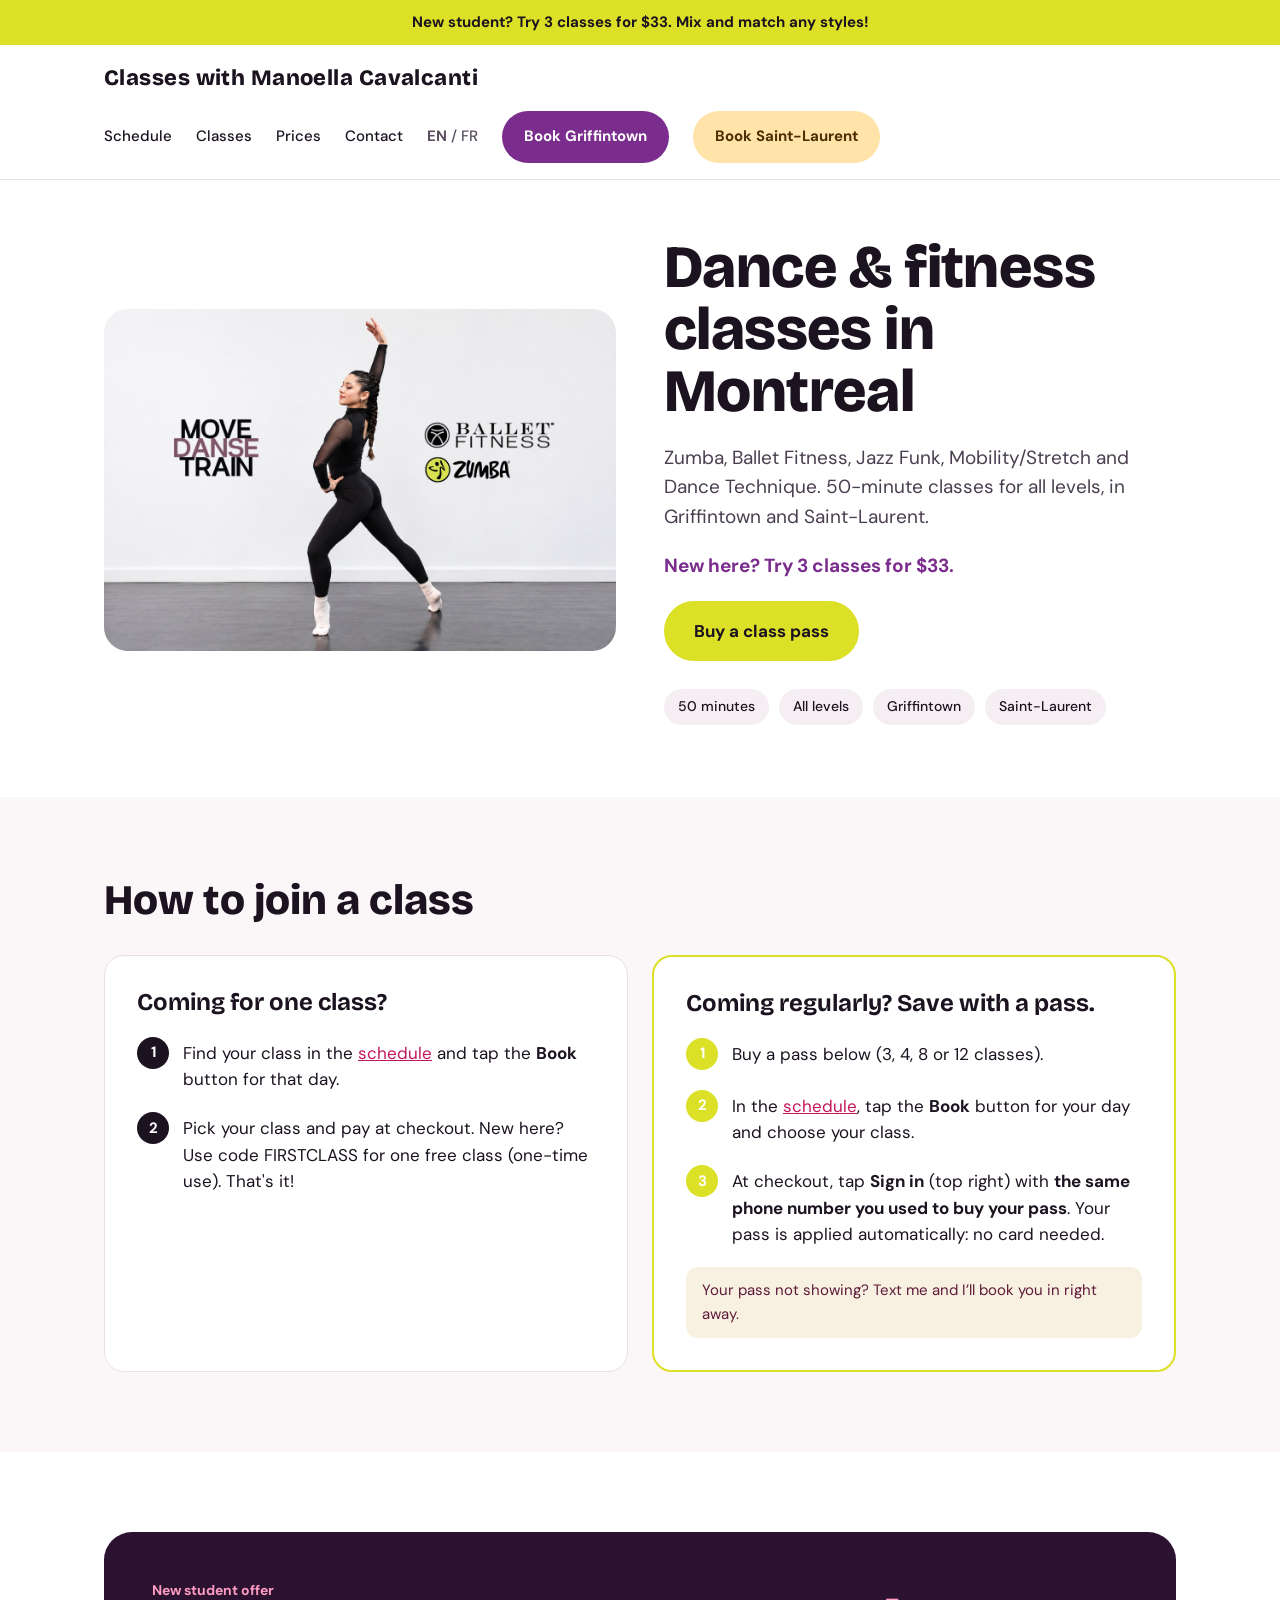
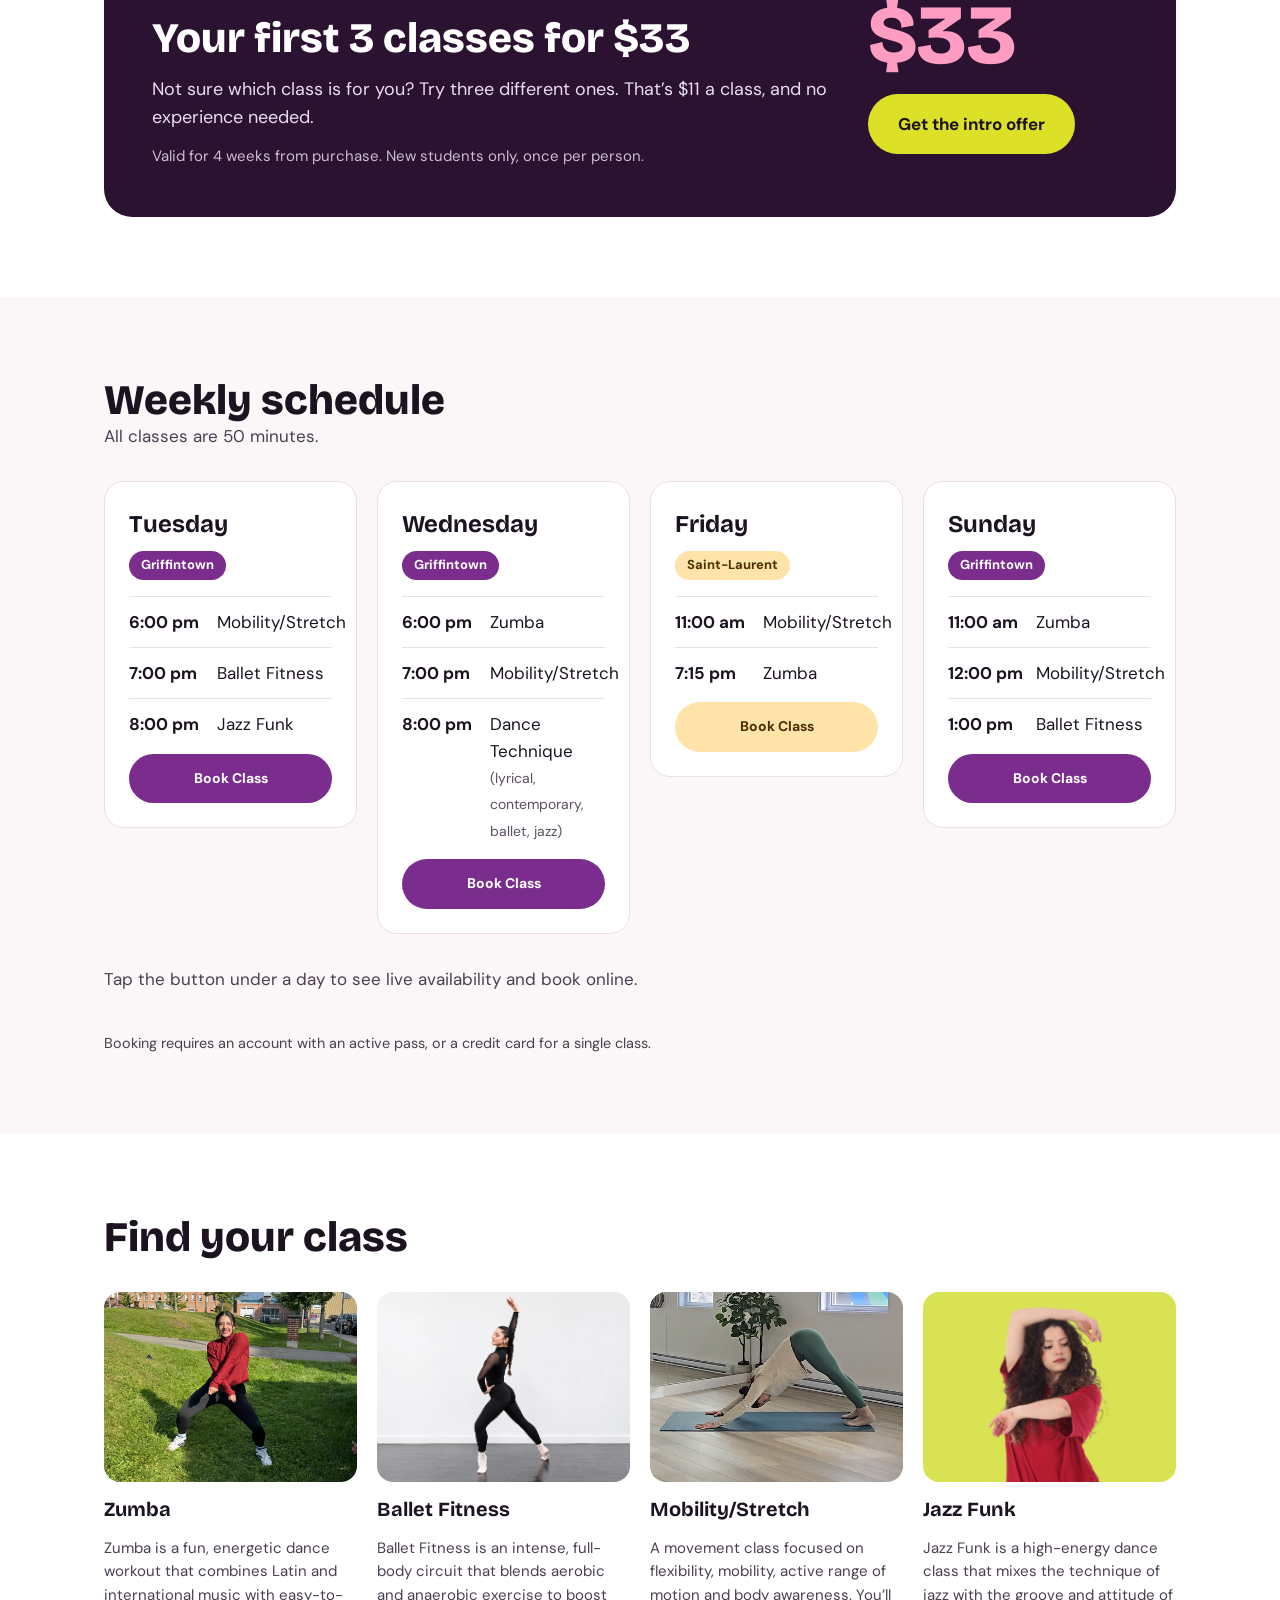
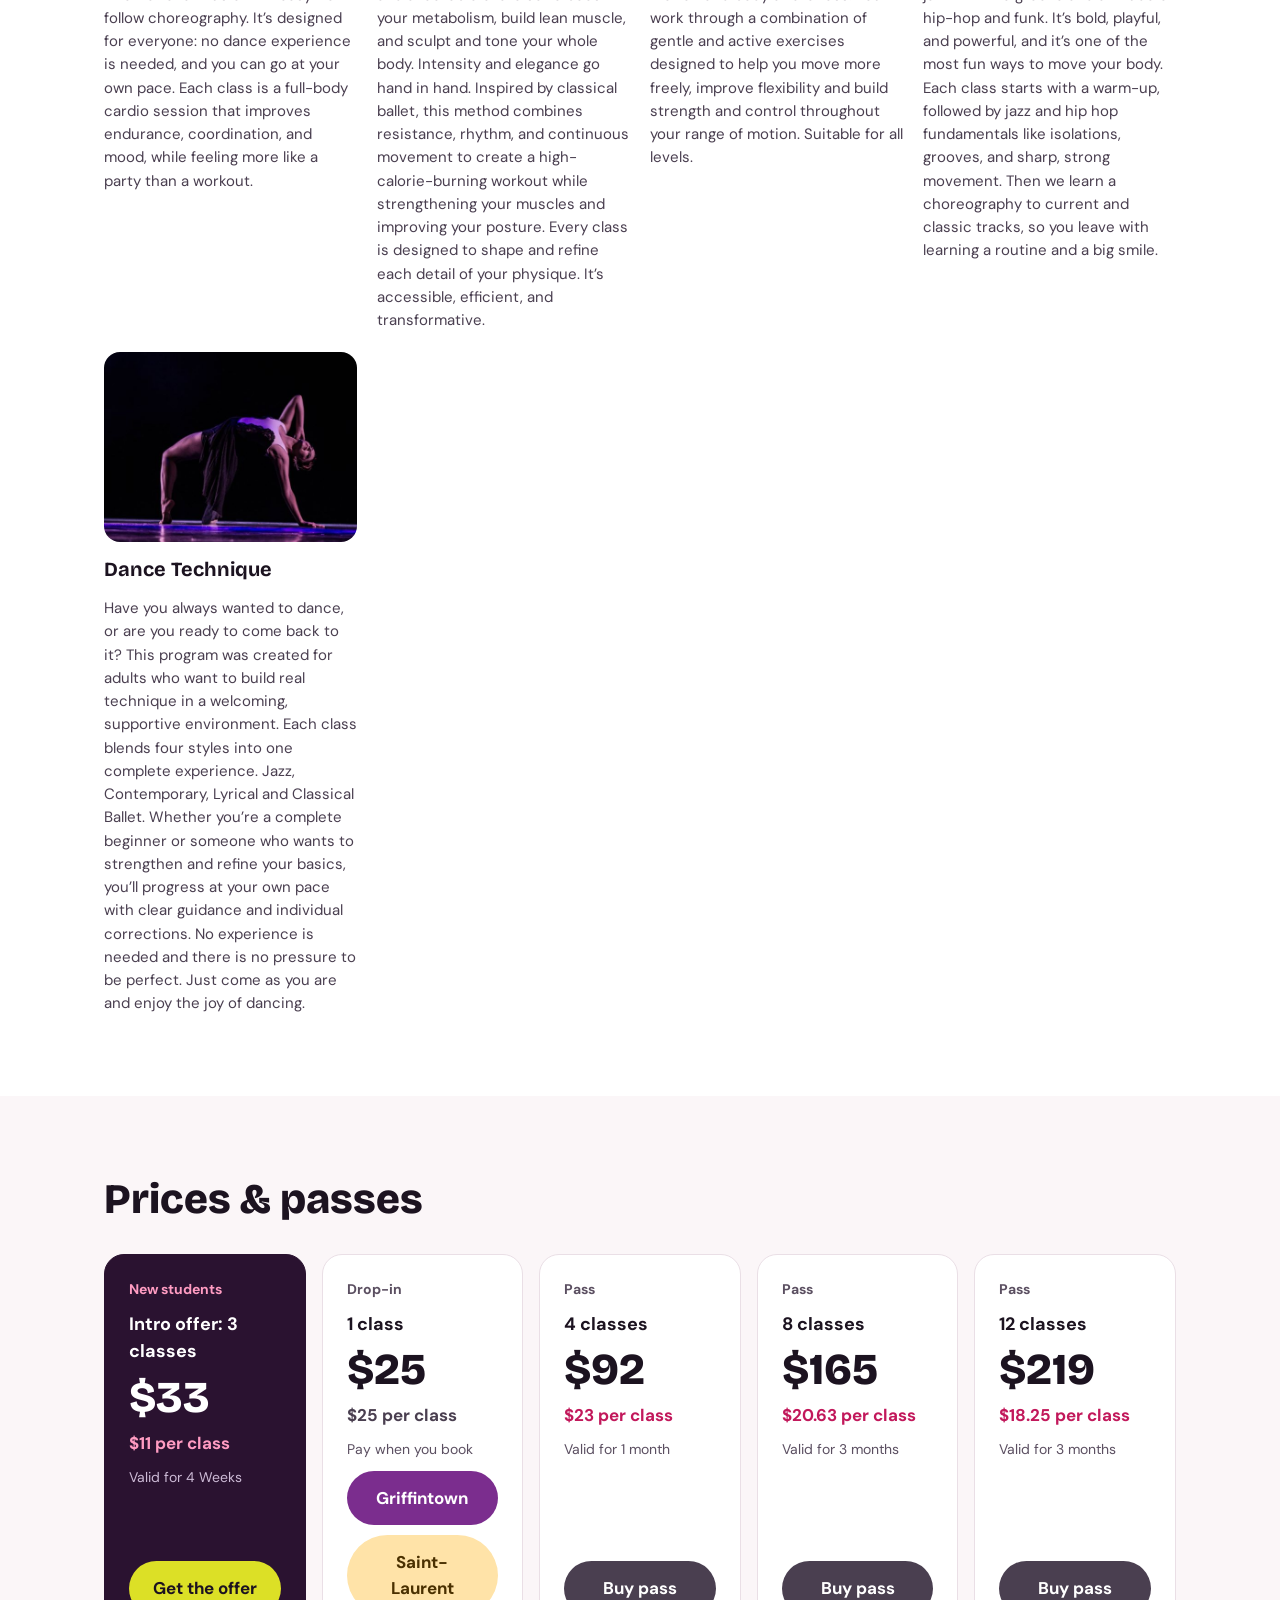
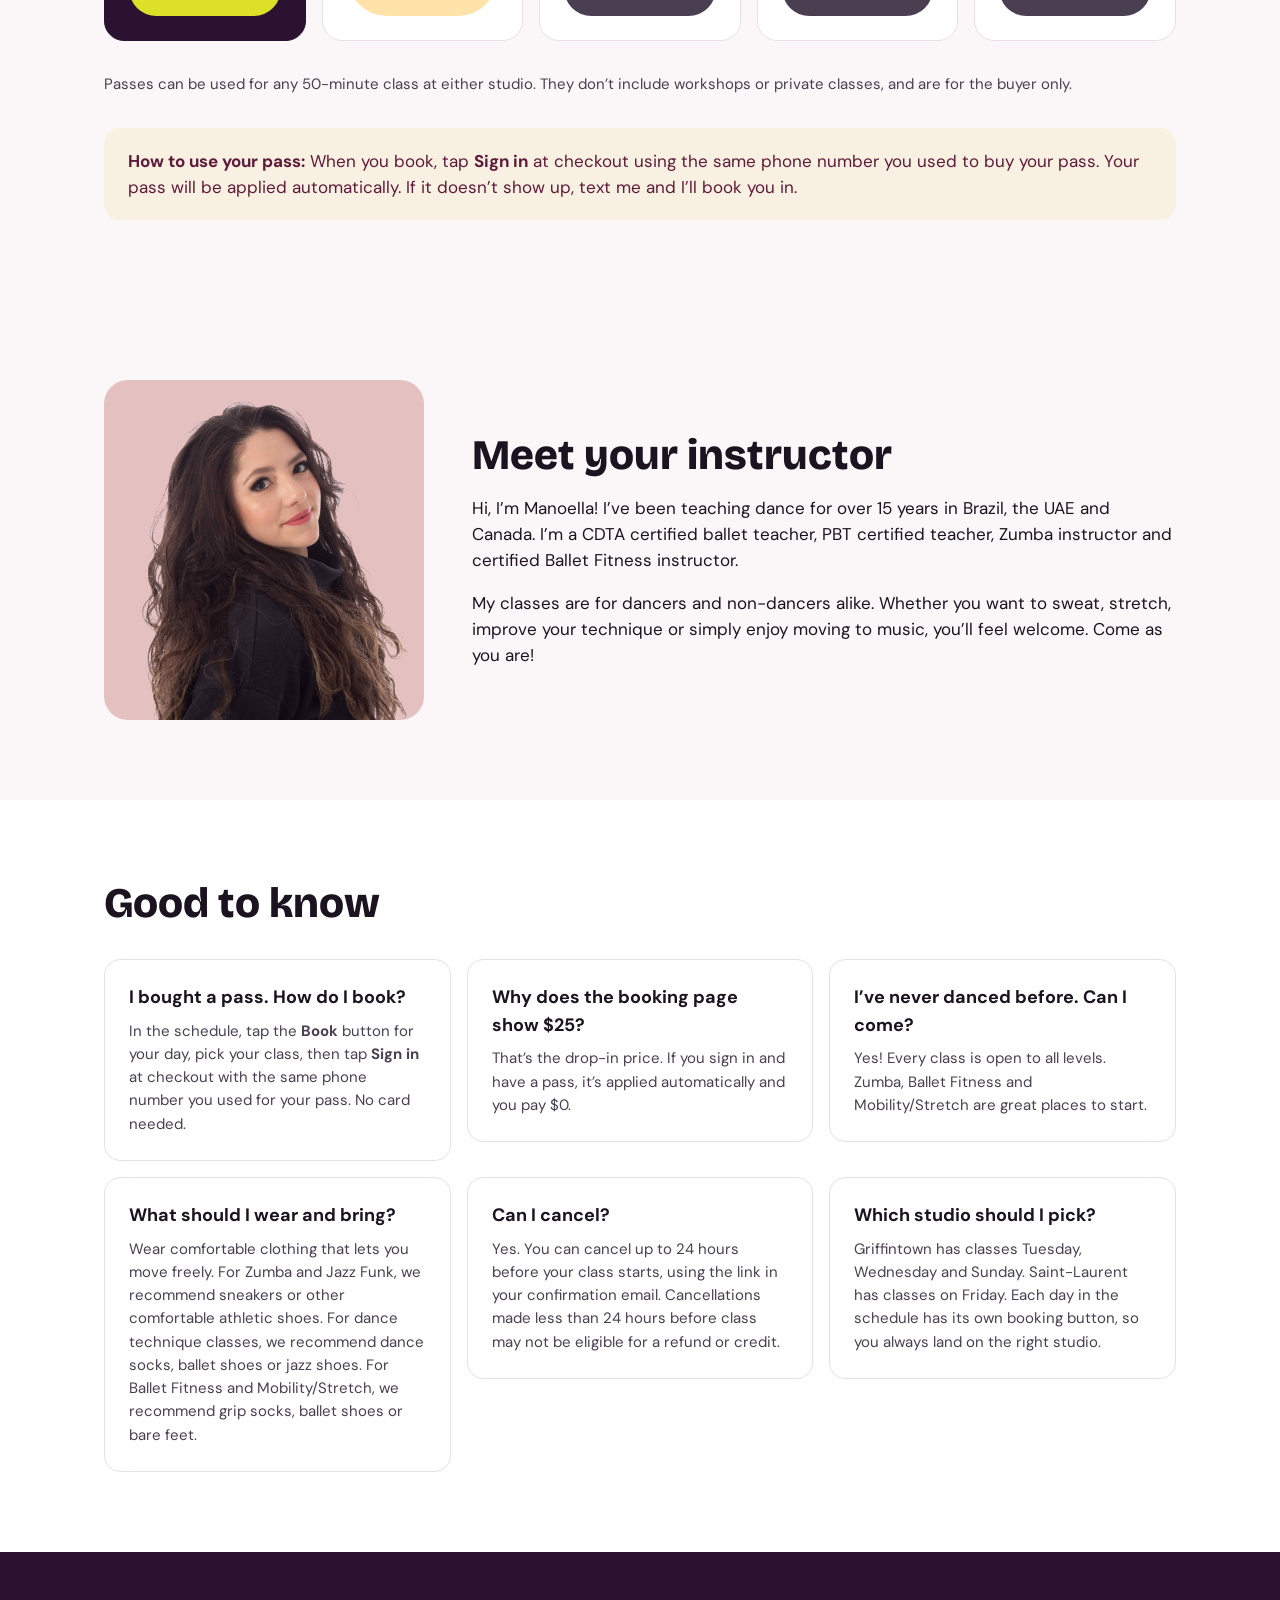
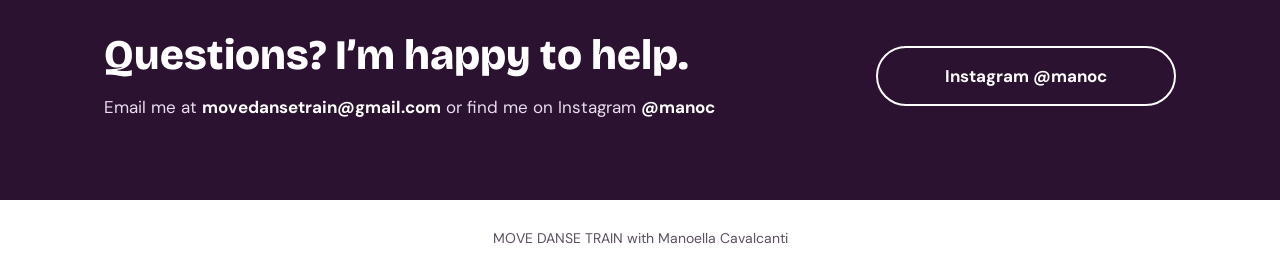
<file: index.html>
<!doctype html>
<html lang="en">
<head>
<meta charset="utf-8">
<meta name="viewport" content="width=device-width, initial-scale=1">
<title>MOVE DANSE TRAIN | Dance &amp; fitness classes in Montreal</title>
<meta name="description" content="Zumba, Ballet Fitness, Jazz Funk, Mobility/Stretch and Dance Technique in Griffintown and Saint-Laurent. 50-minute classes for all levels. New students: 3 classes for $33.">
<link rel="alternate" hreflang="fr" href="fr.html">
<link rel="preconnect" href="https://fonts.googleapis.com">
<link rel="preconnect" href="https://fonts.gstatic.com" crossorigin>
<link href="https://fonts.googleapis.com/css2?family=Bricolage+Grotesque:wght@700;800&amp;family=DM+Sans:wght@400;500;700&amp;display=swap" rel="stylesheet">
<link rel="stylesheet" href="styles.css">
<!--
  BEFORE PUBLISHING
  1. Search and replace BOOKING_LINK with the Square booking page address.
  2. Search and replace PASS_LINK with the Square page where passes are sold.
  3. Replace the text in [brackets] (pass validity, footwear, phone number).
  4. Swap each <div class="photo ..."> for a real image, for example:
     <img class="photo photo-hero" src="images/hero.jpg" alt="Manoella teaching a class">
-->
</head>
<body>

<div class="banner">New student? Try 3 classes for $33. Mix and match any styles!</div>

<header class="site-header">
  <div class="wrap header-row">
    <a class="brand" href="#top">Classes with Manoella Cavalcanti</a>
    <nav class="nav" aria-label="Main">
      <a href="#schedule">Schedule</a>
      <a href="#classes">Classes</a>
      <a href="#prices">Prices</a>
      <a href="#contact">Contact</a>
      <span class="lang"><strong>EN</strong> / <a href="fr.html" lang="fr">FR</a></span>
      <a class="btn btn-griff btn-small" href="https://book.squareup.com/classes/fbzjj53wpyglcw/location/LPGH7VJHGR42S/">Book Griffintown</a>
      <a class="btn btn-stl btn-small" href="https://book.squareup.com/classes/fbzjj53wpyglcw/location/L26WARF9R54QZ/">Book Saint-Laurent</a>

    </nav>
  </div>
</header>

<main id="top">

  <section class="wrap hero">
    <img class="photo photo-hero hero-photo" src="images/hero.jpg" alt="Manoella posing in a dance studio, with the MOVE DANSE TRAIN, Ballet Fitness and Zumba logos" width="1200" height="800">
    <div class="hero-text">
      <h1>Dance &amp; fitness classes in Montreal</h1>
      <p class="lead">Zumba, Ballet Fitness, Jazz Funk, Mobility/Stretch and Dance Technique. 50-minute classes for all levels, in Griffintown and Saint-Laurent.</p>
      <p class="hero-offer">New here? Try 3 classes for $33.</p>
      <div class="btn-row">
        <a class="btn btn-outline" href="#prices">Buy a class pass</a>
      </div>
      <ul class="chips">
        <li>50 minutes</li>
        <li>All levels</li>
        <li>Griffintown</li>
        <li>Saint-Laurent</li>
      </ul>
    </div>
  </section>

  <section class="section section-wash">
    <div class="wrap stack">
      <h2>How to join a class</h2>
      <div class="paths">
        <div class="path">
          <h3 class="card-title">Coming for one class?</h3>
          <ol class="steps">
            <li>Find your class in the <a href="#schedule">schedule</a> and tap the <strong>Book</strong> button for that day.</li>
            <li>Pick your class and pay at checkout. New here? Use code FIRSTCLASS for one free class (one-time use). That's it!</li>
          </ol>
        </div>
        <div class="path path-pass">
          <h3 class="card-title">Coming regularly? Save with a pass.</h3>
          <ol class="steps">
            <li>Buy a pass below (3, 4, 8 or 12 classes).</li>
            <li>In the <a href="#schedule">schedule</a>, tap the <strong>Book</strong> button for your day and choose your class.</li>
            <li>At checkout, tap <strong>Sign in</strong> (top right) with <strong>the same phone number you used to buy your pass</strong>. Your pass is applied automatically: no card needed.</li>
          </ol>
          <p class="note">Your pass not showing? Text me and I’ll book you in right away.</p>
        </div>
      </div>
    </div>
  </section>

  <section class="section">
    <div class="wrap">
      <div class="offer on-dark">
        <div class="offer-text">
          <span class="tag-label">New student offer</span>
          <h2>Your first 3 classes for $33</h2>
          <p class="lead">Not sure which class is for you? Try three different ones. That’s $11 a class, and no experience needed.</p>
          <p class="offer-terms">Valid for 4 weeks from purchase. New students only, once per person.</p>
        </div>
        <div class="offer-side">
          <div class="offer-price">$33</div>
          <a class="btn btn-light" href="https://square.link/u/cho5relB">Get the intro offer</a>
        </div>
      </div>
    </div>
  </section>

  <section id="schedule" class="section section-wash">
    <div class="wrap stack">
      <div>
        <h2>Weekly schedule</h2>
        <p class="lead">All classes are 50 minutes.</p>
      </div>
      <div class="days">
        <div class="day">
          <div class="day-head"><h3 class="day-name">Tuesday</h3><span class="pill pill-griff">Griffintown</span></div>
          <ul class="slots">
            <li><span class="time">6:00 pm</span><span>Mobility/Stretch</span></li>
            <li><span class="time">7:00 pm</span><span>Ballet Fitness</span></li>
            <li><span class="time">8:00 pm</span><span>Jazz Funk</span></li>
          </ul>
          <a class="btn btn-griff btn-small btn-block" href="https://book.squareup.com/classes/fbzjj53wpyglcw/location/LPGH7VJHGR42S/">Book Class</a>
        </div>
        <div class="day">
          <div class="day-head"><h3 class="day-name">Wednesday</h3><span class="pill pill-griff">Griffintown</span></div>
          <ul class="slots">
            <li><span class="time">6:00 pm</span><span>Zumba</span></li>
            <li><span class="time">7:00 pm</span><span>Mobility/Stretch</span></li>
            <li><span class="time">8:00 pm</span><span>Dance Technique <small>(lyrical, contemporary, ballet, jazz)</small></span></li>
          </ul>
          <a class="btn btn-griff btn-small btn-block" href="https://book.squareup.com/classes/fbzjj53wpyglcw/location/LPGH7VJHGR42S/">Book Class</a>
        </div>
        <div class="day">
          <div class="day-head"><h3 class="day-name">Friday</h3><span class="pill pill-stl">Saint-Laurent</span></div>
          <ul class="slots">
            <li><span class="time">11:00 am</span><span>Mobility/Stretch</span></li>
            <li><span class="time">7:15 pm</span><span>Zumba</span></li>
          </ul>
          <a class="btn btn-stl btn-small btn-block" href="https://book.squareup.com/classes/fbzjj53wpyglcw/location/L26WARF9R54QZ/">Book Class</a>
        </div>
        <div class="day">
          <div class="day-head"><h3 class="day-name">Sunday</h3><span class="pill pill-griff">Griffintown</span></div>
          <ul class="slots">
            <li><span class="time">11:00 am</span><span>Zumba</span></li>
            <li><span class="time">12:00 pm</span><span>Mobility/Stretch</span></li>
            <li><span class="time">1:00 pm</span><span>Ballet Fitness</span></li>
          </ul>
          <a class="btn btn-griff btn-small btn-block" href="https://book.squareup.com/classes/fbzjj53wpyglcw/location/LPGH7VJHGR42S/">Book Class</a>
        </div>
      </div>
      <div class="cta-row">
        <span class="lead">Tap the button under a day to see live availability and book online.</span>
      </div>
      <p class="cta-note">Booking requires an account with an active pass, or a credit card for a single class.</p>
    </div>
  </section>

  <section id="classes" class="section">
    <div class="wrap stack">
      <h2>Find your class</h2>
      <div class="classes">
        <div class="class"><img class="photo photo-card" src="images/zumba-cover.jpg" alt="Abstract burst of colourful brush strokes" width="800" height="600"><h3>Zumba</h3><p>Zumba is a fun, energetic dance workout that combines Latin and international music with easy-to-follow choreography. It’s designed for everyone: no dance experience is needed, and you can go at your own pace. Each class is a full-body cardio session that improves endurance, coordination, and mood, while feeling more like a party than a workout.</p></div>
        <div class="class"><img class="photo photo-card" src="images/ballet-fitness-cover.jpg" alt="Abstract satin ribbon in a graceful loop" width="800" height="600"><h3>Ballet Fitness</h3><p>Ballet Fitness is an intense, full-body circuit that blends aerobic and anaerobic exercise to boost your metabolism, build lean muscle, and sculpt and tone your whole body. Intensity and elegance go hand in hand.
          Inspired by classical ballet, this method combines resistance, rhythm, and continuous movement to create a high-calorie-burning workout while strengthening your muscles and improving your posture. Every class is designed to shape and refine each detail of your physique. It’s accessible, efficient, and transformative.</p></div>
        <div class="class"><img class="photo photo-card" src="images/mobility-cover.jpg" alt="Abstract calm waves under a soft sun" width="800" height="600"><h3>Mobility/Stretch</h3><p>A movement class focused on flexibility, mobility, active range of motion and body awareness. You’ll work through a combination of gentle and active exercises designed to help you move more freely, improve flexibility and build strength and control throughout your range of motion. Suitable for all levels.</p></div>
        <div class="class"><img class="photo photo-card" src="images/jazz-funk-cover.JPG" alt="Bold graphic shapes, zigzags and a lightning bolt" width="800" height="600"><h3>Jazz Funk</h3><p>Jazz Funk is a high-energy dance class that mixes the technique of jazz with the groove and attitude of hip-hop and funk. It’s bold, playful, and powerful, and it’s one of the most fun ways to move your body.
          Each class starts with a warm-up, followed by jazz and hip hop fundamentals like isolations, grooves, and sharp, strong movement. Then we learn a choreography to current and classic tracks, so you leave with learning a routine and a big smile.</p></div>
        <div class="class"><img class="photo photo-card" src="images/dance-technique-cover.jpg" alt="A single brush stroke tracing a leap and a turn" width="800" height="600"><h3>Dance Technique</h3><p>Have you always wanted to dance, or are you ready to come back to it? This program was created for adults who want to build real technique in a welcoming, supportive environment. Each class blends four styles into one complete experience. Jazz, Contemporary, Lyrical and Classical Ballet. Whether you’re a complete beginner or someone who wants to strengthen and refine your basics, you’ll progress at your own pace with clear guidance and individual corrections. No experience is needed and there is no pressure to be perfect. Just come as you are and enjoy the joy of dancing.</p></div>
      </div>
    </div>
  </section>

  <section id="prices" class="section section-wash">
    <div class="wrap stack">
      <h2>Prices &amp; passes</h2>
      <div class="prices">
        <div class="price price-intro on-dark">
          <span class="price-kind">New students</span>
          <h3>Intro offer: 3 classes</h3>
          <div class="price-amount">$33</div>
          <div class="price-per">$11 per class</div>
          <div class="price-valid">Valid for 4 Weeks</div>
          <a class="btn btn-light btn-small btn-block" href="https://square.link/u/cho5relB">Get the offer</a>
        </div>
        <div class="price price-dropin">
          <span class="price-kind">Drop-in</span>
          <h3>1 class</h3>
          <div class="price-amount">$25</div>
          <div class="price-per">$25 per class</div>
          <div class="price-valid">Pay when you book</div>
          <a class="btn btn-griff btn-small btn-block" href="https://book.squareup.com/classes/fbzjj53wpyglcw/location/LPGH7VJHGR42S/">Griffintown</a>
          <a class="btn btn-stl btn-small btn-block" href="https://book.squareup.com/classes/fbzjj53wpyglcw/location/L26WARF9R54QZ/">Saint-Laurent</a>
        </div>
        <div class="price">
          <span class="price-kind">Pass</span>
          <h3>4 classes</h3>
          <div class="price-amount">$92</div>
          <div class="price-per">$23 per class</div>
          <div class="price-valid">Valid for 1 month</div>
          <a class="btn btn-primary btn-small btn-block" href="https://square.link/u/0PSwvcNI">Buy pass</a>
        </div>
        <div class="price">
          <span class="price-kind">Pass</span>
          <h3>8 classes</h3>
          <div class="price-amount">$165</div>
          <div class="price-per">$20.63 per class</div>
          <div class="price-valid">Valid for 3 months</div>
          <a class="btn btn-primary btn-small btn-block" href="https://square.link/u/7ab5TYOT">Buy pass</a>
        </div>
        <div class="price">
          <span class="price-kind">Pass</span>
          <h3>12 classes</h3>
          <div class="price-amount">$219</div>
          <div class="price-per">$18.25 per class</div>
          <div class="price-valid">Valid for 3 months</div>
          <a class="btn btn-primary btn-small btn-block" href="https://square.link/u/suVvwgWk">Buy pass</a>
        </div>
      </div>
      <p class="small">Passes can be used for any 50-minute class at either studio. They don’t include workshops or private classes, and are for the buyer only.</p>
      <p class="note note-large"><strong>How to use your pass:</strong> When you book, tap <strong>Sign in</strong> at checkout using the same phone number you used to buy your pass. Your pass will be applied automatically. If it doesn’t show up, text me and I’ll book you in.</p>
    </div>
  </section>

  
  <section class="section section-wash">
    <div class="wrap about">
      <img class="photo photo-about" src="images/manoella-profile-picture.jpg" alt="Manoella, dance instructor" width="800" height="800">
      <div class="about-text">
        <h2>Meet your instructor</h2>
        <p>Hi, I’m Manoella! I’ve been teaching dance for over 15 years in Brazil, the UAE and Canada. I’m a CDTA certified ballet teacher, PBT certified teacher, Zumba instructor and certified Ballet Fitness instructor.</p>
        <p>My classes are for dancers and non-dancers alike. Whether you want to sweat, stretch, improve your technique or simply enjoy moving to music, you’ll feel welcome. Come as you are!</p>
      </div>
    </div>
  </section>

  <section class="section">
    <div class="wrap stack">
      <h2>Good to know</h2>
      <div class="faq">
        <div class="faq-item"><h3>I bought a pass. How do I book?</h3><p>In the schedule, tap the <strong>Book</strong> button for your day, pick your class, then tap <strong>Sign in</strong> at checkout with the same phone number you used for your pass. No card needed.</p></div>
        <div class="faq-item"><h3>Why does the booking page show $25?</h3><p>That’s the drop-in price. If you sign in and have a pass, it’s applied automatically and you pay $0.</p></div>
        <div class="faq-item"><h3>I’ve never danced before. Can I come?</h3><p>Yes! Every class is open to all levels. Zumba, Ballet Fitness and Mobility/Stretch are great places to start.</p></div>
        <div class="faq-item"><h3>What should I wear and bring?</h3><p>Wear comfortable clothing that lets you move freely. For Zumba and Jazz Funk, we recommend sneakers or other comfortable athletic shoes. For dance technique classes, we recommend dance socks, ballet shoes or jazz shoes. For Ballet Fitness and Mobility/Stretch, we recommend grip socks, ballet shoes or bare feet.</p></div>
        <div class="faq-item"><h3>Can I cancel?</h3><p>Yes. You can cancel up to 24 hours before your class starts, using the link in your confirmation email. Cancellations made less than 24 hours before class may not be eligible for a refund or credit.</p></div>
        <div class="faq-item"><h3>Which studio should I pick?</h3><p>Griffintown has classes Tuesday, Wednesday and Sunday. Saint-Laurent has classes on Friday. Each day in the schedule has its own booking button, so you always land on the right studio.</p></div>
      </div>
    </div>
  </section>

  <section id="contact" class="section contact on-dark">
    <div class="wrap contact-row">
      <div class="contact-text">
        <h2>Questions? I’m happy to help.</h2>
        <p>Email me at <strong>movedansetrain@gmail.com</strong> or find me on Instagram <strong>@manoc</strong></p>
      </div>
      <div class="contact-actions">
        <!-- Replace 15145550000 with the real number, digits only -->
        <a class="btn btn-ghost" href="https://www.instagram.com/manoc/">Instagram @manoc</a>
      </div>
    </div>
  </section>

</main>

<footer class="site-footer">MOVE DANSE TRAIN with Manoella Cavalcanti</footer>

</body>
</html>
</file>
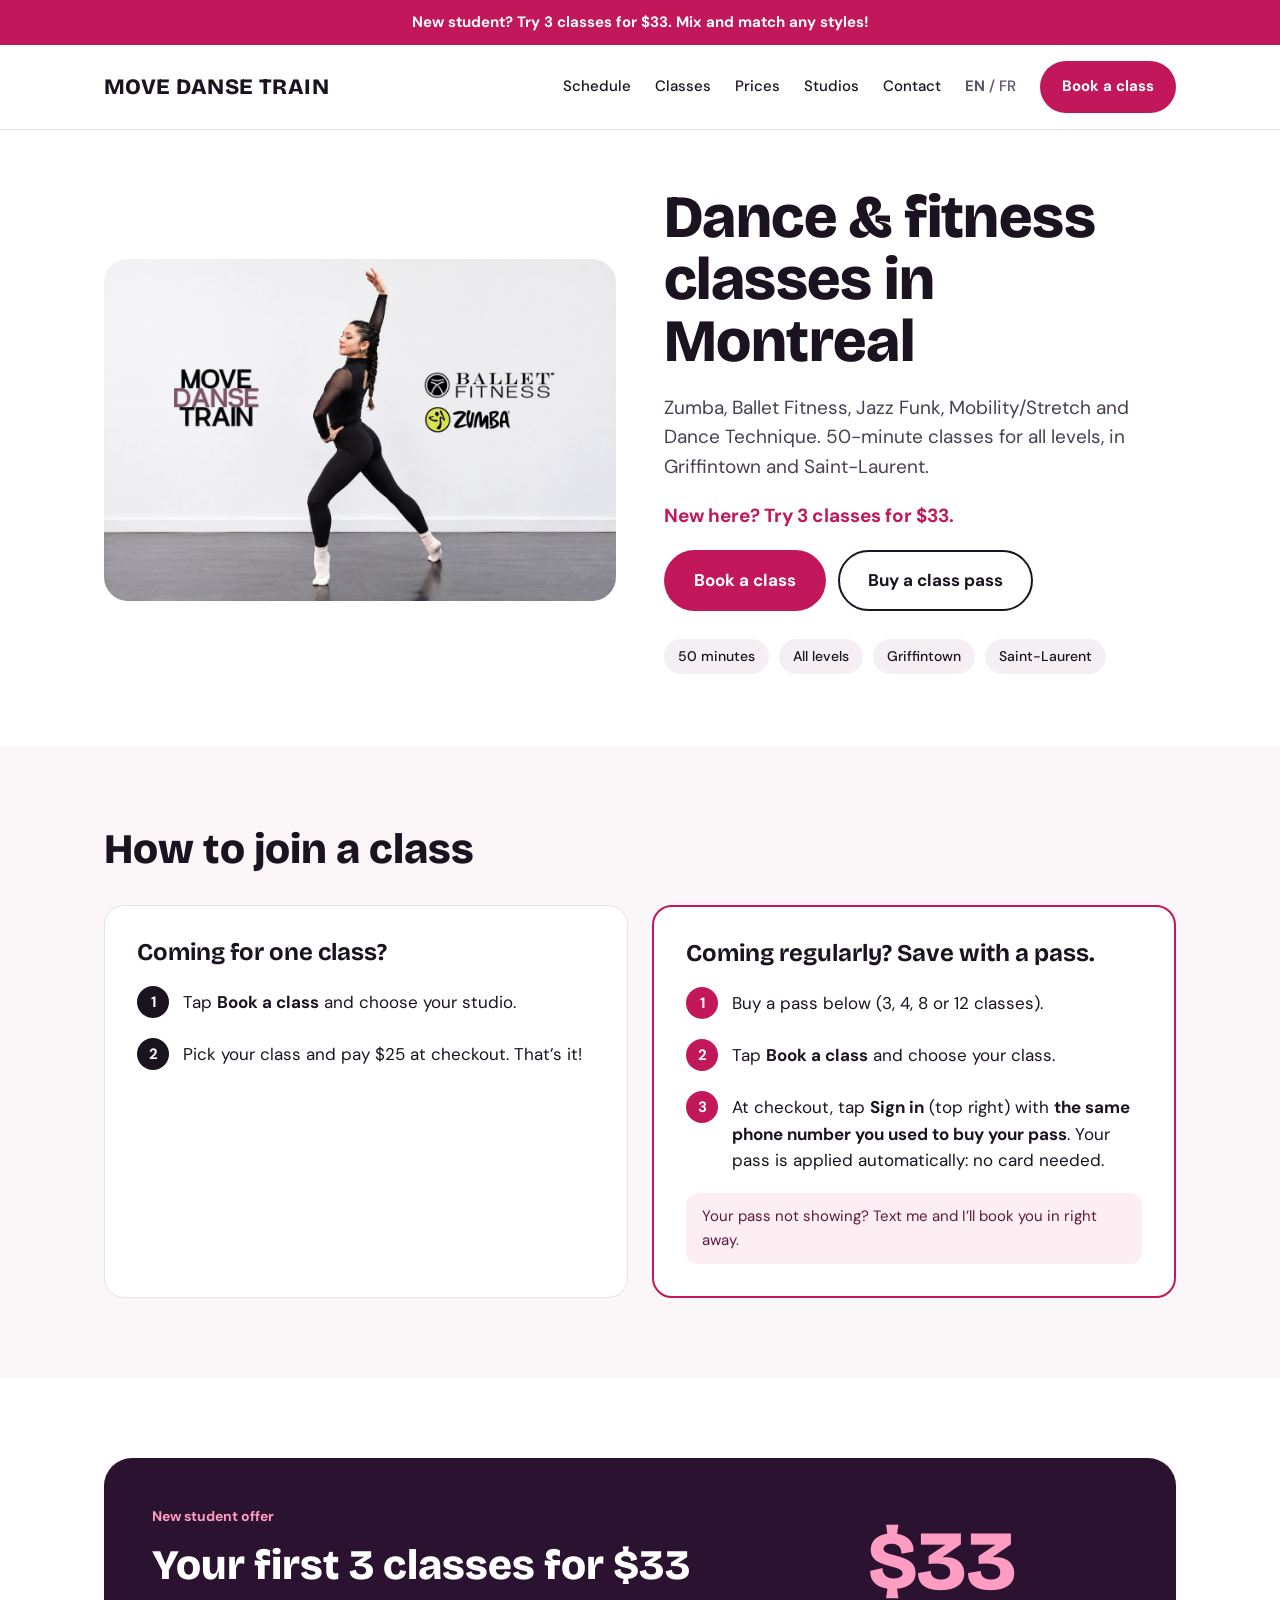
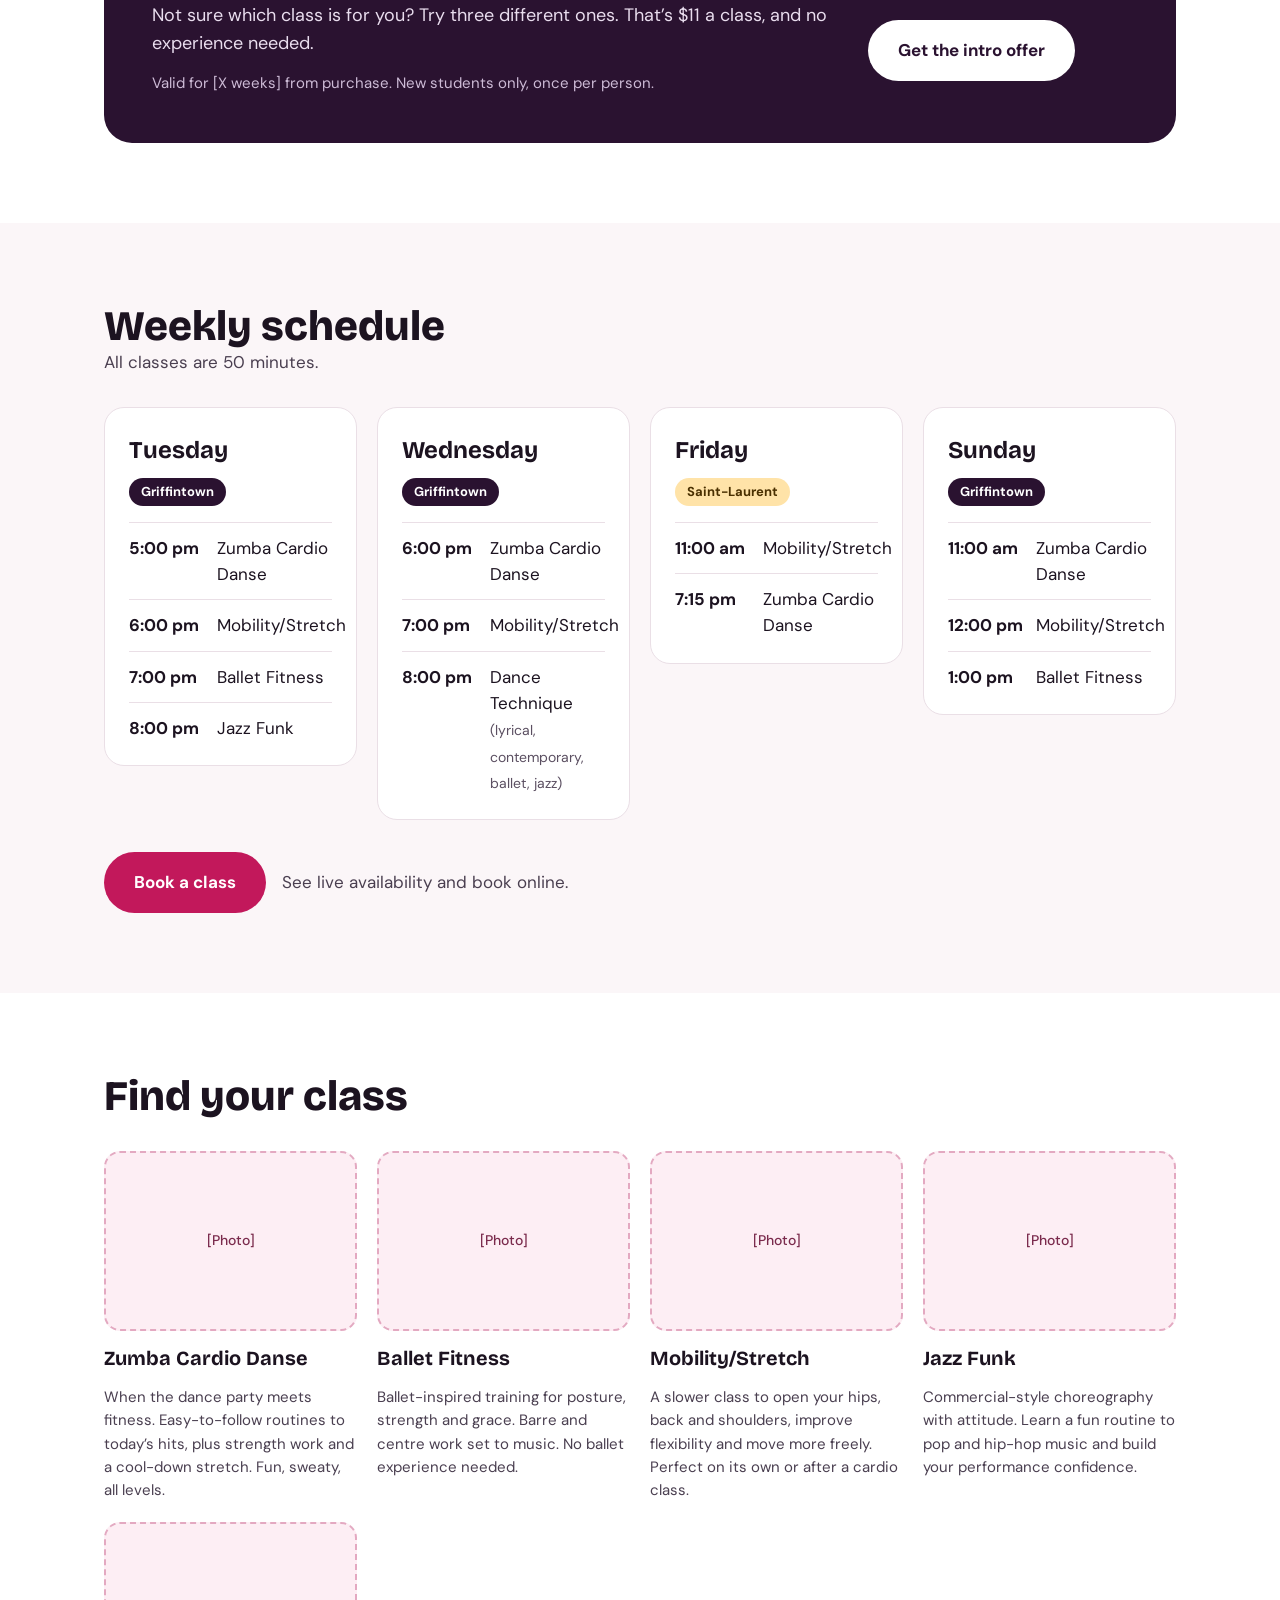
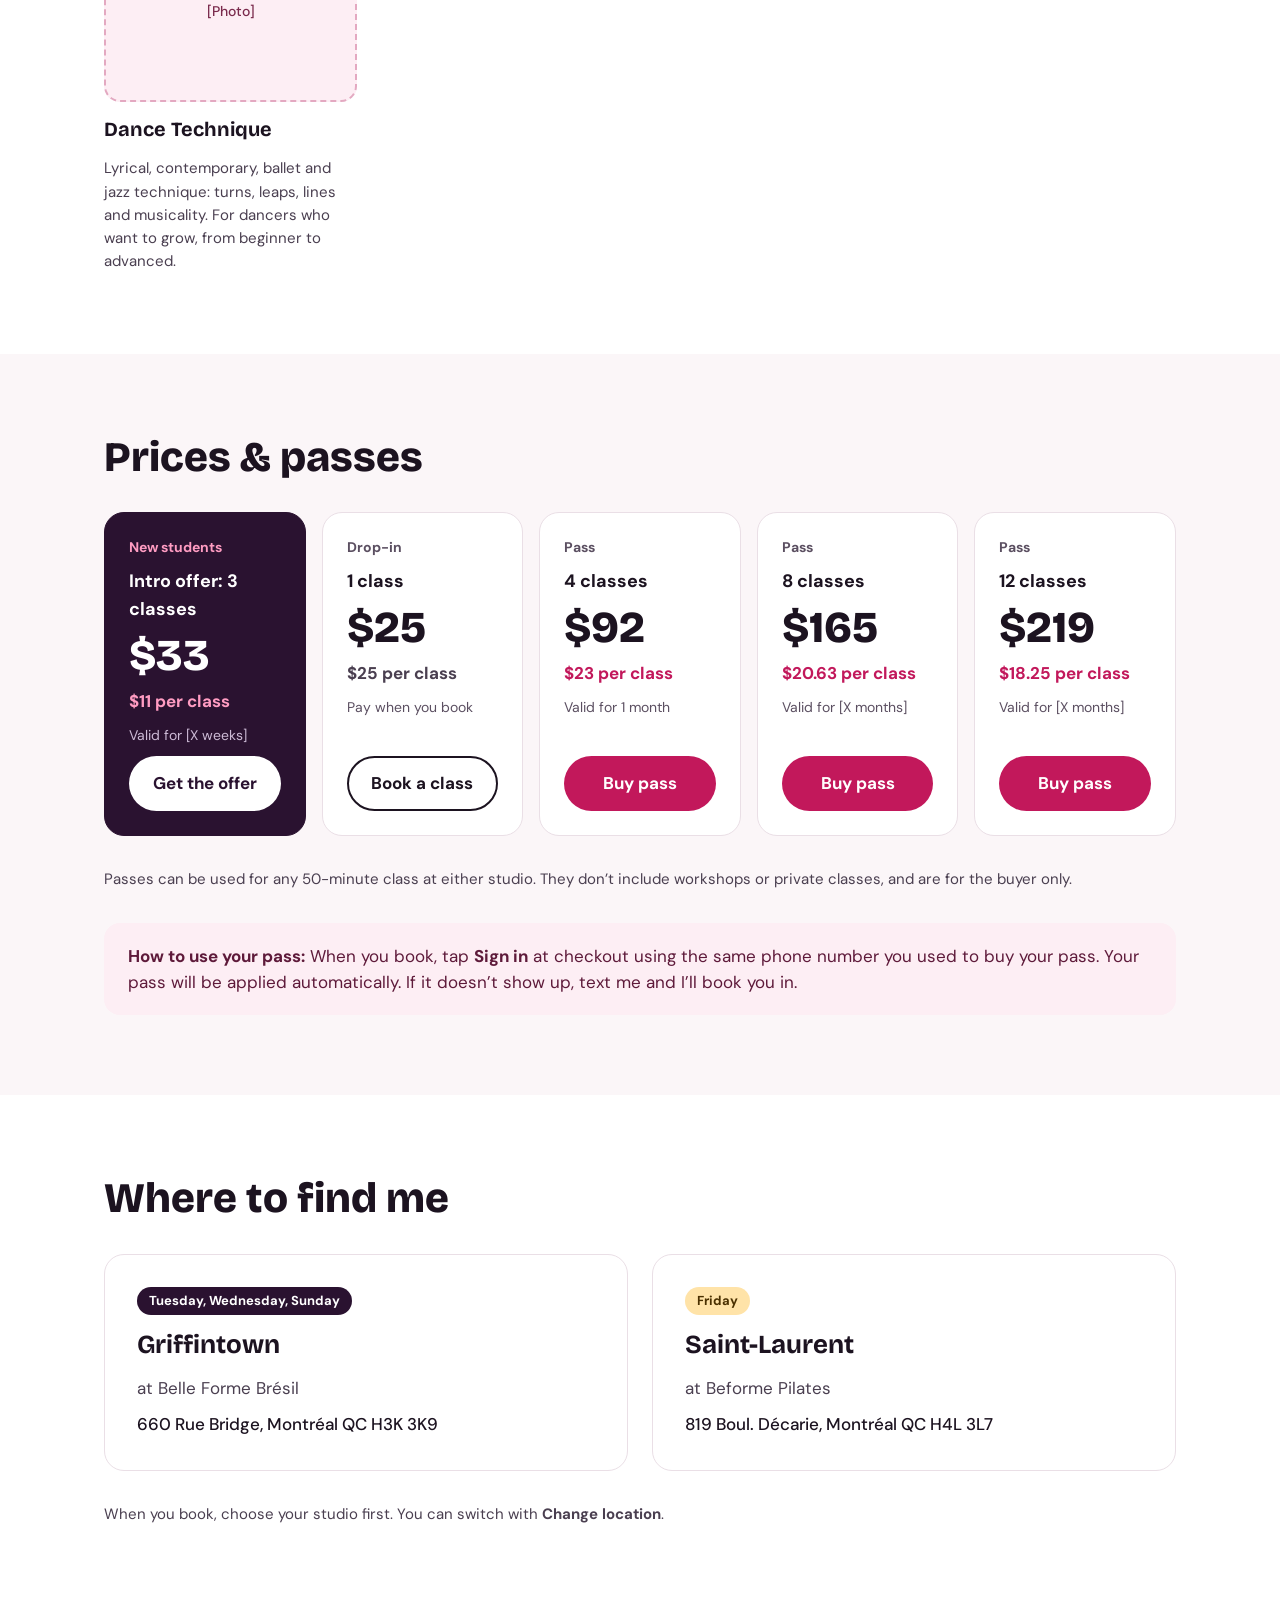
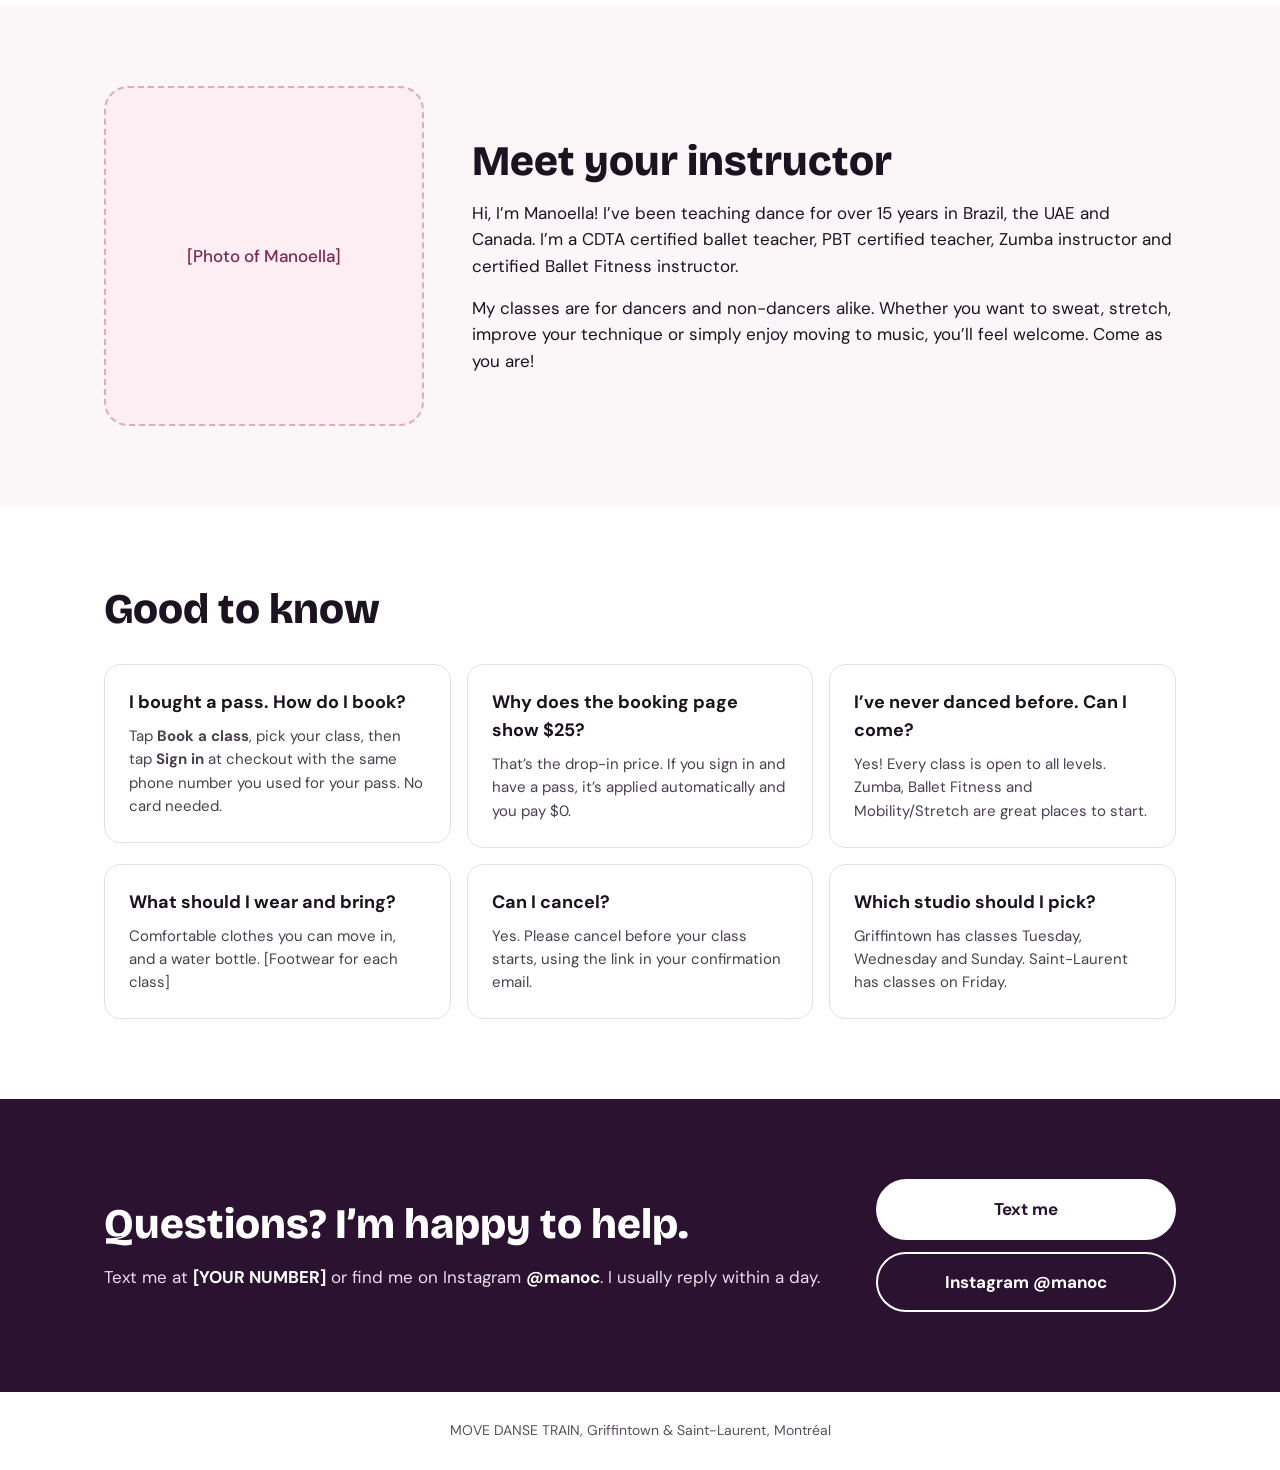
<file: move-danse-train-site/index.html>
<!doctype html>
<html lang="en">
<head>
<meta charset="utf-8">
<meta name="viewport" content="width=device-width, initial-scale=1">
<title>MOVE DANSE TRAIN | Dance &amp; fitness classes in Montreal</title>
<meta name="description" content="Zumba, Ballet Fitness, Jazz Funk, Mobility/Stretch and Dance Technique in Griffintown and Saint-Laurent. 50-minute classes for all levels. New students: 3 classes for $33.">
<link rel="alternate" hreflang="fr" href="fr.html">
<link rel="preconnect" href="https://fonts.googleapis.com">
<link rel="preconnect" href="https://fonts.gstatic.com" crossorigin>
<link href="https://fonts.googleapis.com/css2?family=Bricolage+Grotesque:wght@700;800&amp;family=DM+Sans:wght@400;500;700&amp;display=swap" rel="stylesheet">
<link rel="stylesheet" href="styles.css">
<!--
  BEFORE PUBLISHING
  1. Search and replace BOOKING_LINK with the Square booking page address.
  2. Search and replace PASS_LINK with the Square page where passes are sold.
  3. Replace the text in [brackets] (pass validity, footwear, phone number).
  4. Swap each <div class="photo ..."> for a real image, for example:
     <img class="photo photo-hero" src="images/hero.jpg" alt="Manoella teaching a class">
-->
</head>
<body>

<div class="banner">New student? Try 3 classes for $33. Mix and match any styles!</div>

<header class="site-header">
  <div class="wrap header-row">
    <a class="brand" href="#top">MOVE DANSE TRAIN</a>
    <nav class="nav" aria-label="Main">
      <a href="#schedule">Schedule</a>
      <a href="#classes">Classes</a>
      <a href="#prices">Prices</a>
      <a href="#studios">Studios</a>
      <a href="#contact">Contact</a>
      <span class="lang"><strong>EN</strong> / <a href="fr.html" lang="fr">FR</a></span>
      <a class="btn btn-primary btn-small" href="https://manoella-cavalcanti.square.site/s/appointments">Book a class</a>
    </nav>
  </div>
</header>

<main id="top">

  <section class="wrap hero">
    <img class="photo photo-hero hero-photo" src="images/hero.jpg" alt="Manoella posing in a dance studio, with the MOVE DANSE TRAIN, Ballet Fitness and Zumba logos" width="1200" height="800">
    <div class="hero-text">
      <h1>Dance &amp; fitness classes in Montreal</h1>
      <p class="lead">Zumba, Ballet Fitness, Jazz Funk, Mobility/Stretch and Dance Technique. 50-minute classes for all levels, in Griffintown and Saint-Laurent.</p>
      <p class="hero-offer">New here? Try 3 classes for $33.</p>
      <div class="btn-row">
        <a class="btn btn-primary" href="https://manoella-cavalcanti.square.site/s/appointments">Book a class</a>
        <a class="btn btn-outline" href="#prices">Buy a class pass</a>
      </div>
      <ul class="chips">
        <li>50 minutes</li>
        <li>All levels</li>
        <li>Griffintown</li>
        <li>Saint-Laurent</li>
      </ul>
    </div>
  </section>

  <section class="section section-wash">
    <div class="wrap stack">
      <h2>How to join a class</h2>
      <div class="paths">
        <div class="path">
          <h3 class="card-title">Coming for one class?</h3>
          <ol class="steps">
            <li>Tap <strong>Book a class</strong> and choose your studio.</li>
            <li>Pick your class and pay $25 at checkout. That’s it!</li>
          </ol>
        </div>
        <div class="path path-pass">
          <h3 class="card-title">Coming regularly? Save with a pass.</h3>
          <ol class="steps">
            <li>Buy a pass below (3, 4, 8 or 12 classes).</li>
            <li>Tap <strong>Book a class</strong> and choose your class.</li>
            <li>At checkout, tap <strong>Sign in</strong> (top right) with <strong>the same phone number you used to buy your pass</strong>. Your pass is applied automatically: no card needed.</li>
          </ol>
          <p class="note">Your pass not showing? Text me and I’ll book you in right away.</p>
        </div>
      </div>
    </div>
  </section>

  <section class="section">
    <div class="wrap">
      <div class="offer on-dark">
        <div class="offer-text">
          <span class="tag-label">New student offer</span>
          <h2>Your first 3 classes for $33</h2>
          <p class="lead">Not sure which class is for you? Try three different ones. That’s $11 a class, and no experience needed.</p>
          <p class="offer-terms">Valid for [X weeks] from purchase. New students only, once per person.</p>
        </div>
        <div class="offer-side">
          <div class="offer-price">$33</div>
          <a class="btn btn-light" href="PASS_LINK">Get the intro offer</a>
        </div>
      </div>
    </div>
  </section>

  <section id="schedule" class="section section-wash">
    <div class="wrap stack">
      <div>
        <h2>Weekly schedule</h2>
        <p class="lead">All classes are 50 minutes.</p>
      </div>
      <div class="days">
        <div class="day">
          <div class="day-head"><h3 class="day-name">Tuesday</h3><span class="pill pill-griff">Griffintown</span></div>
          <ul class="slots">
            <li><span class="time">5:00 pm</span><span>Zumba Cardio Danse</span></li>
            <li><span class="time">6:00 pm</span><span>Mobility/Stretch</span></li>
            <li><span class="time">7:00 pm</span><span>Ballet Fitness</span></li>
            <li><span class="time">8:00 pm</span><span>Jazz Funk</span></li>
          </ul>
        </div>
        <div class="day">
          <div class="day-head"><h3 class="day-name">Wednesday</h3><span class="pill pill-griff">Griffintown</span></div>
          <ul class="slots">
            <li><span class="time">6:00 pm</span><span>Zumba Cardio Danse</span></li>
            <li><span class="time">7:00 pm</span><span>Mobility/Stretch</span></li>
            <li><span class="time">8:00 pm</span><span>Dance Technique <small>(lyrical, contemporary, ballet, jazz)</small></span></li>
          </ul>
        </div>
        <div class="day">
          <div class="day-head"><h3 class="day-name">Friday</h3><span class="pill pill-stl">Saint-Laurent</span></div>
          <ul class="slots">
            <li><span class="time">11:00 am</span><span>Mobility/Stretch</span></li>
            <li><span class="time">7:15 pm</span><span>Zumba Cardio Danse</span></li>
          </ul>
        </div>
        <div class="day">
          <div class="day-head"><h3 class="day-name">Sunday</h3><span class="pill pill-griff">Griffintown</span></div>
          <ul class="slots">
            <li><span class="time">11:00 am</span><span>Zumba Cardio Danse</span></li>
            <li><span class="time">12:00 pm</span><span>Mobility/Stretch</span></li>
            <li><span class="time">1:00 pm</span><span>Ballet Fitness</span></li>
          </ul>
        </div>
      </div>
      <div class="cta-row">
        <a class="btn btn-primary" href="https://manoella-cavalcanti.square.site/s/appointments">Book a class</a>
        <span class="lead">See live availability and book online.</span>
      </div>
    </div>
  </section>

  <section id="classes" class="section">
    <div class="wrap stack">
      <h2>Find your class</h2>
      <div class="classes">
        <div class="class"><div class="photo photo-card">[Photo]</div><h3>Zumba Cardio Danse</h3><p>When the dance party meets fitness. Easy-to-follow routines to today’s hits, plus strength work and a cool-down stretch. Fun, sweaty, all levels.</p></div>
        <div class="class"><div class="photo photo-card">[Photo]</div><h3>Ballet Fitness</h3><p>Ballet-inspired training for posture, strength and grace. Barre and centre work set to music. No ballet experience needed.</p></div>
        <div class="class"><div class="photo photo-card">[Photo]</div><h3>Mobility/Stretch</h3><p>A slower class to open your hips, back and shoulders, improve flexibility and move more freely. Perfect on its own or after a cardio class.</p></div>
        <div class="class"><div class="photo photo-card">[Photo]</div><h3>Jazz Funk</h3><p>Commercial-style choreography with attitude. Learn a fun routine to pop and hip-hop music and build your performance confidence.</p></div>
        <div class="class"><div class="photo photo-card">[Photo]</div><h3>Dance Technique</h3><p>Lyrical, contemporary, ballet and jazz technique: turns, leaps, lines and musicality. For dancers who want to grow, from beginner to advanced.</p></div>
      </div>
    </div>
  </section>

  <section id="prices" class="section section-wash">
    <div class="wrap stack">
      <h2>Prices &amp; passes</h2>
      <div class="prices">
        <div class="price price-intro on-dark">
          <span class="price-kind">New students</span>
          <h3>Intro offer: 3 classes</h3>
          <div class="price-amount">$33</div>
          <div class="price-per">$11 per class</div>
          <div class="price-valid">Valid for [X weeks]</div>
          <a class="btn btn-light btn-small btn-block" href="PASS_LINK">Get the offer</a>
        </div>
        <div class="price price-dropin">
          <span class="price-kind">Drop-in</span>
          <h3>1 class</h3>
          <div class="price-amount">$25</div>
          <div class="price-per">$25 per class</div>
          <div class="price-valid">Pay when you book</div>
          <a class="btn btn-outline btn-small btn-block" href="https://manoella-cavalcanti.square.site/s/appointments">Book a class</a>
        </div>
        <div class="price">
          <span class="price-kind">Pass</span>
          <h3>4 classes</h3>
          <div class="price-amount">$92</div>
          <div class="price-per">$23 per class</div>
          <div class="price-valid">Valid for 1 month</div>
          <a class="btn btn-primary btn-small btn-block" href="PASS_LINK">Buy pass</a>
        </div>
        <div class="price">
          <span class="price-kind">Pass</span>
          <h3>8 classes</h3>
          <div class="price-amount">$165</div>
          <div class="price-per">$20.63 per class</div>
          <div class="price-valid">Valid for [X months]</div>
          <a class="btn btn-primary btn-small btn-block" href="PASS_LINK">Buy pass</a>
        </div>
        <div class="price">
          <span class="price-kind">Pass</span>
          <h3>12 classes</h3>
          <div class="price-amount">$219</div>
          <div class="price-per">$18.25 per class</div>
          <div class="price-valid">Valid for [X months]</div>
          <a class="btn btn-primary btn-small btn-block" href="PASS_LINK">Buy pass</a>
        </div>
      </div>
      <p class="small">Passes can be used for any 50-minute class at either studio. They don’t include workshops or private classes, and are for the buyer only.</p>
      <p class="note note-large"><strong>How to use your pass:</strong> When you book, tap <strong>Sign in</strong> at checkout using the same phone number you used to buy your pass. Your pass will be applied automatically. If it doesn’t show up, text me and I’ll book you in.</p>
    </div>
  </section>

  <section id="studios" class="section">
    <div class="wrap stack">
      <h2>Where to find me</h2>
      <div class="studios">
        <div class="studio">
          <span class="pill pill-griff">Tuesday, Wednesday, Sunday</span>
          <h3 class="studio-name">Griffintown</h3>
          <p class="lead">at Belle Forme Brésil</p>
          <address>660 Rue Bridge, Montréal QC H3K 3K9</address>
        </div>
        <div class="studio">
          <span class="pill pill-stl">Friday</span>
          <h3 class="studio-name">Saint-Laurent</h3>
          <p class="lead">at Beforme Pilates</p>
          <address>819 Boul. Décarie, Montréal QC H4L 3L7</address>
        </div>
      </div>
      <p class="small">When you book, choose your studio first. You can switch with <strong>Change location</strong>.</p>
    </div>
  </section>

  <section class="section section-wash">
    <div class="wrap about">
      <div class="photo photo-about">[Photo of Manoella]</div>
      <div class="about-text">
        <h2>Meet your instructor</h2>
        <p>Hi, I’m Manoella! I’ve been teaching dance for over 15 years in Brazil, the UAE and Canada. I’m a CDTA certified ballet teacher, PBT certified teacher, Zumba instructor and certified Ballet Fitness instructor.</p>
        <p>My classes are for dancers and non-dancers alike. Whether you want to sweat, stretch, improve your technique or simply enjoy moving to music, you’ll feel welcome. Come as you are!</p>
      </div>
    </div>
  </section>

  <section class="section">
    <div class="wrap stack">
      <h2>Good to know</h2>
      <div class="faq">
        <div class="faq-item"><h3>I bought a pass. How do I book?</h3><p>Tap <strong>Book a class</strong>, pick your class, then tap <strong>Sign in</strong> at checkout with the same phone number you used for your pass. No card needed.</p></div>
        <div class="faq-item"><h3>Why does the booking page show $25?</h3><p>That’s the drop-in price. If you sign in and have a pass, it’s applied automatically and you pay $0.</p></div>
        <div class="faq-item"><h3>I’ve never danced before. Can I come?</h3><p>Yes! Every class is open to all levels. Zumba, Ballet Fitness and Mobility/Stretch are great places to start.</p></div>
        <div class="faq-item"><h3>What should I wear and bring?</h3><p>Comfortable clothes you can move in, and a water bottle. [Footwear for each class]</p></div>
        <div class="faq-item"><h3>Can I cancel?</h3><p>Yes. Please cancel before your class starts, using the link in your confirmation email.</p></div>
        <div class="faq-item"><h3>Which studio should I pick?</h3><p>Griffintown has classes Tuesday, Wednesday and Sunday. Saint-Laurent has classes on Friday.</p></div>
      </div>
    </div>
  </section>

  <section id="contact" class="section contact on-dark">
    <div class="wrap contact-row">
      <div class="contact-text">
        <h2>Questions? I’m happy to help.</h2>
        <p>Text me at <strong>[YOUR NUMBER]</strong> or find me on Instagram <strong>@manoc</strong>. I usually reply within a day.</p>
      </div>
      <div class="contact-actions">
        <!-- Replace 15145550000 with the real number, digits only -->
        <a class="btn btn-light" href="sms:+15145550000">Text me</a>
        <a class="btn btn-ghost" href="https://www.instagram.com/manoc/">Instagram @manoc</a>
      </div>
    </div>
  </section>

</main>

<footer class="site-footer">MOVE DANSE TRAIN, Griffintown &amp; Saint-Laurent, Montréal</footer>

</body>
</html>
</file>
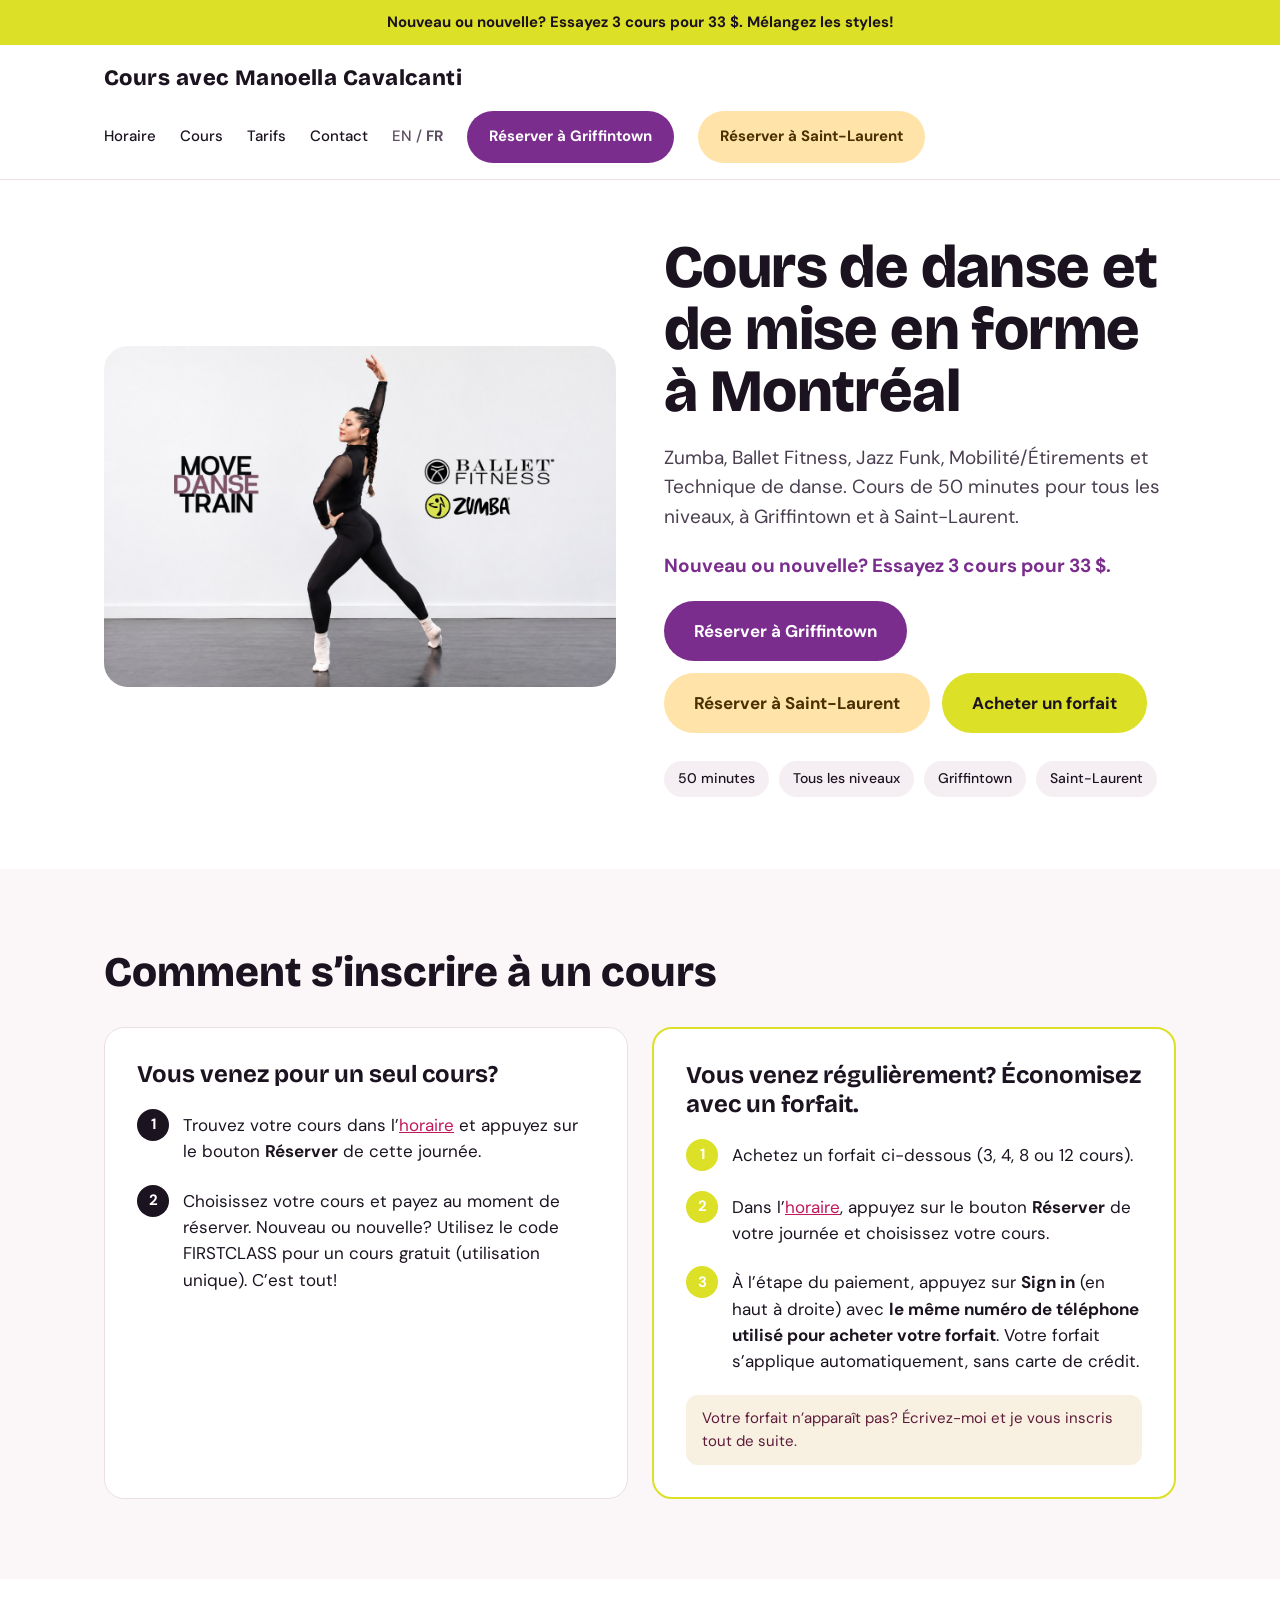
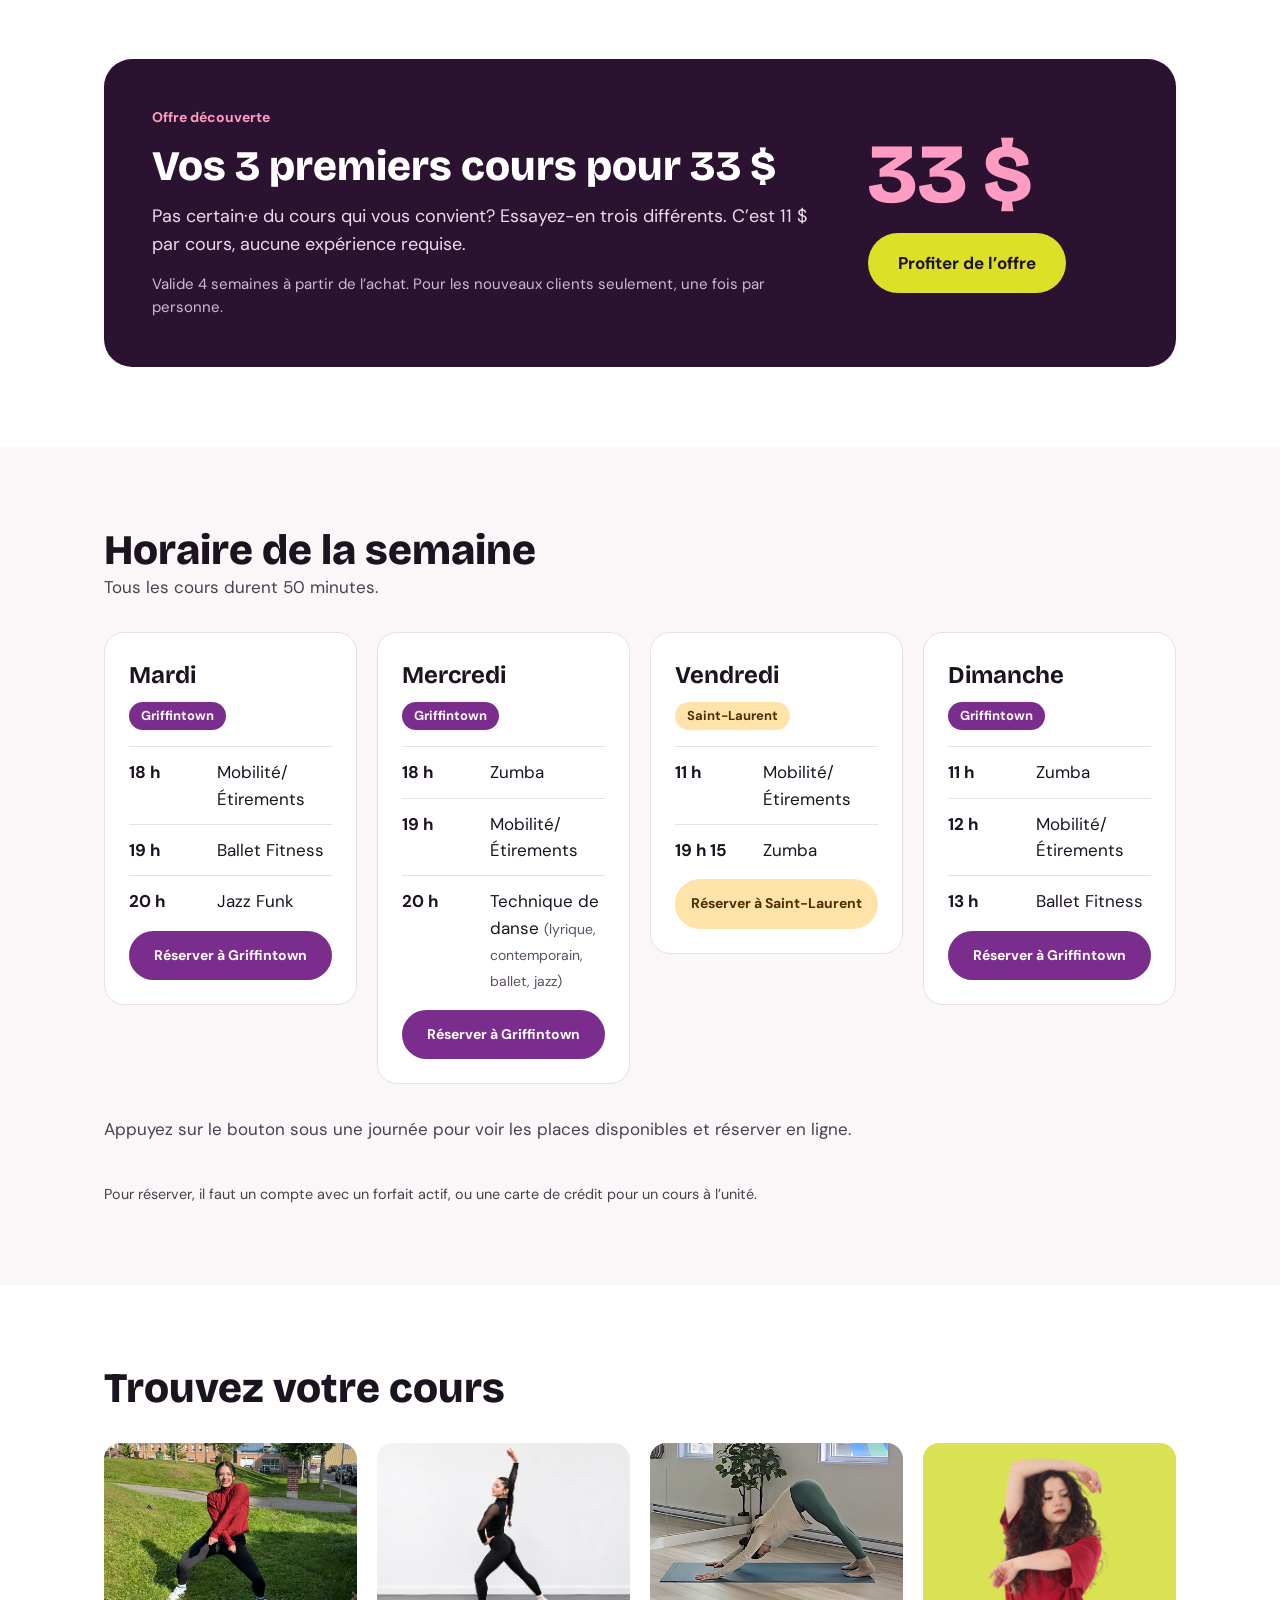
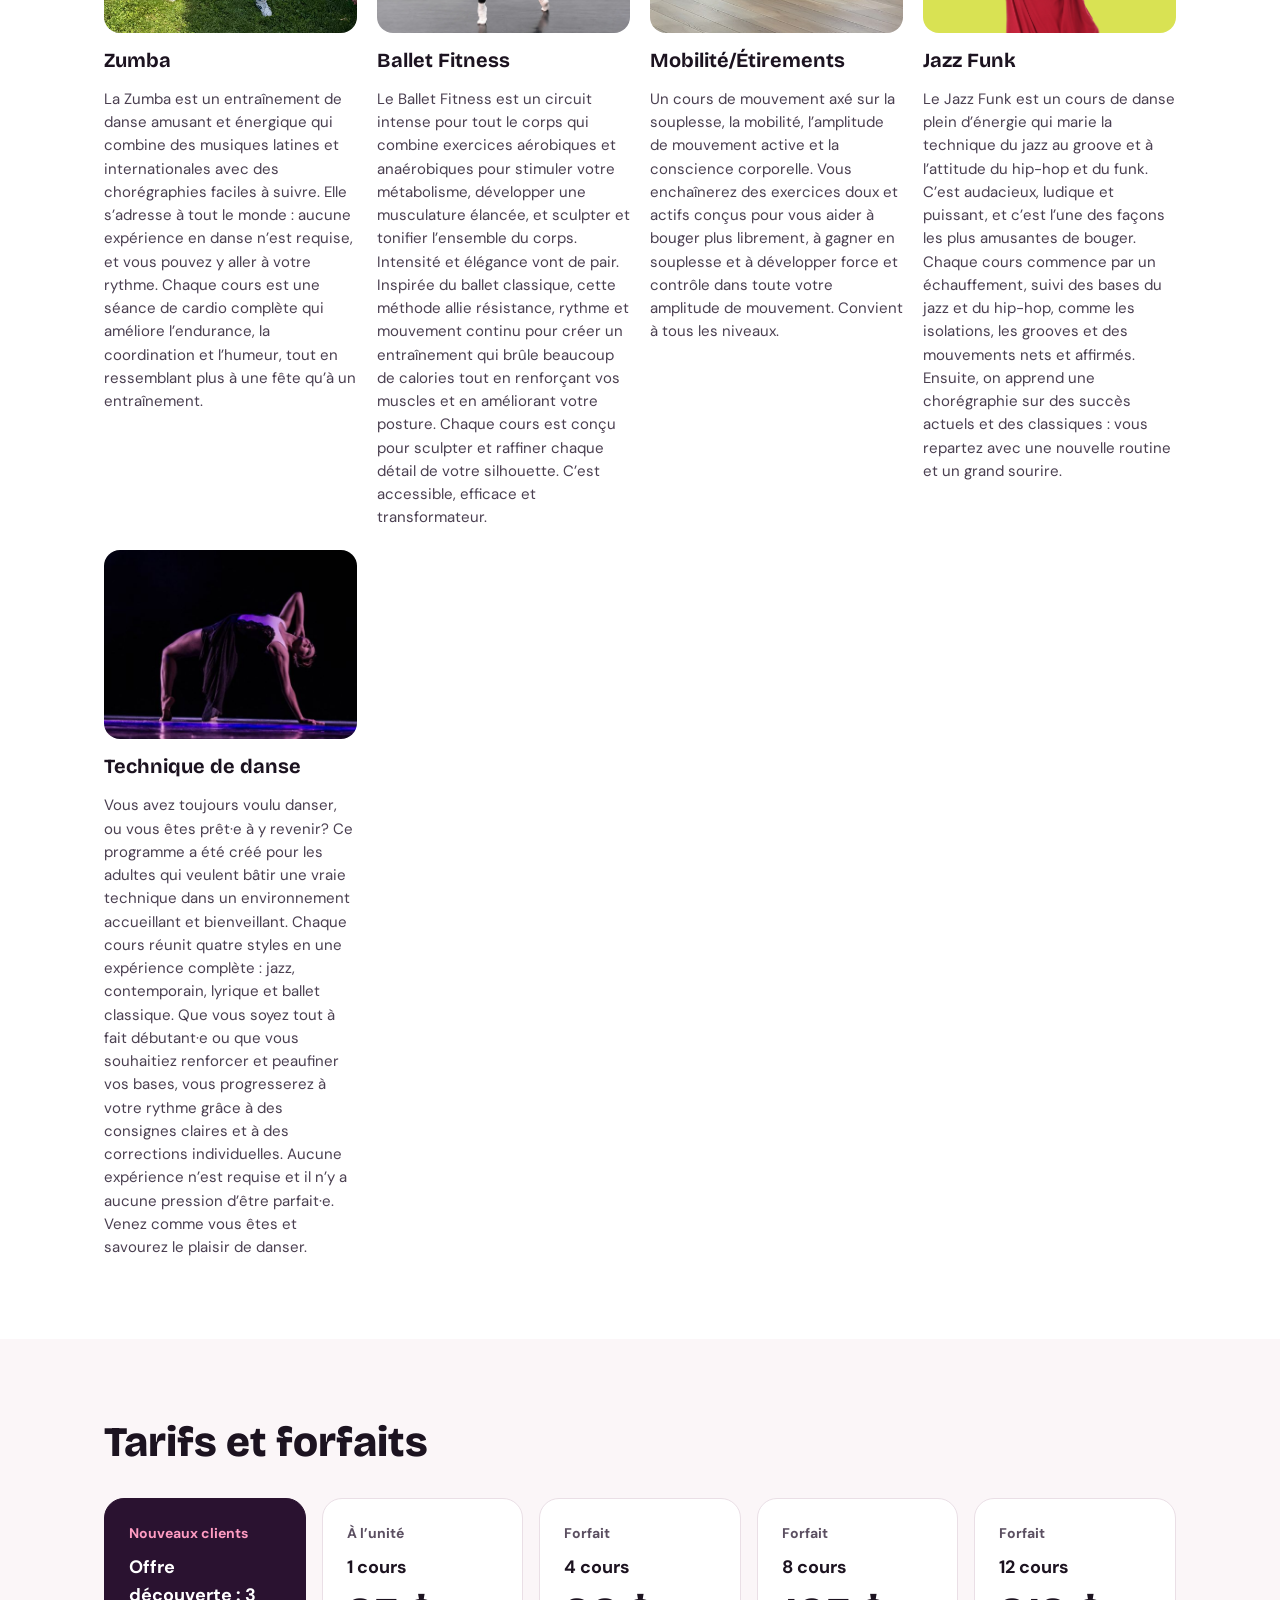
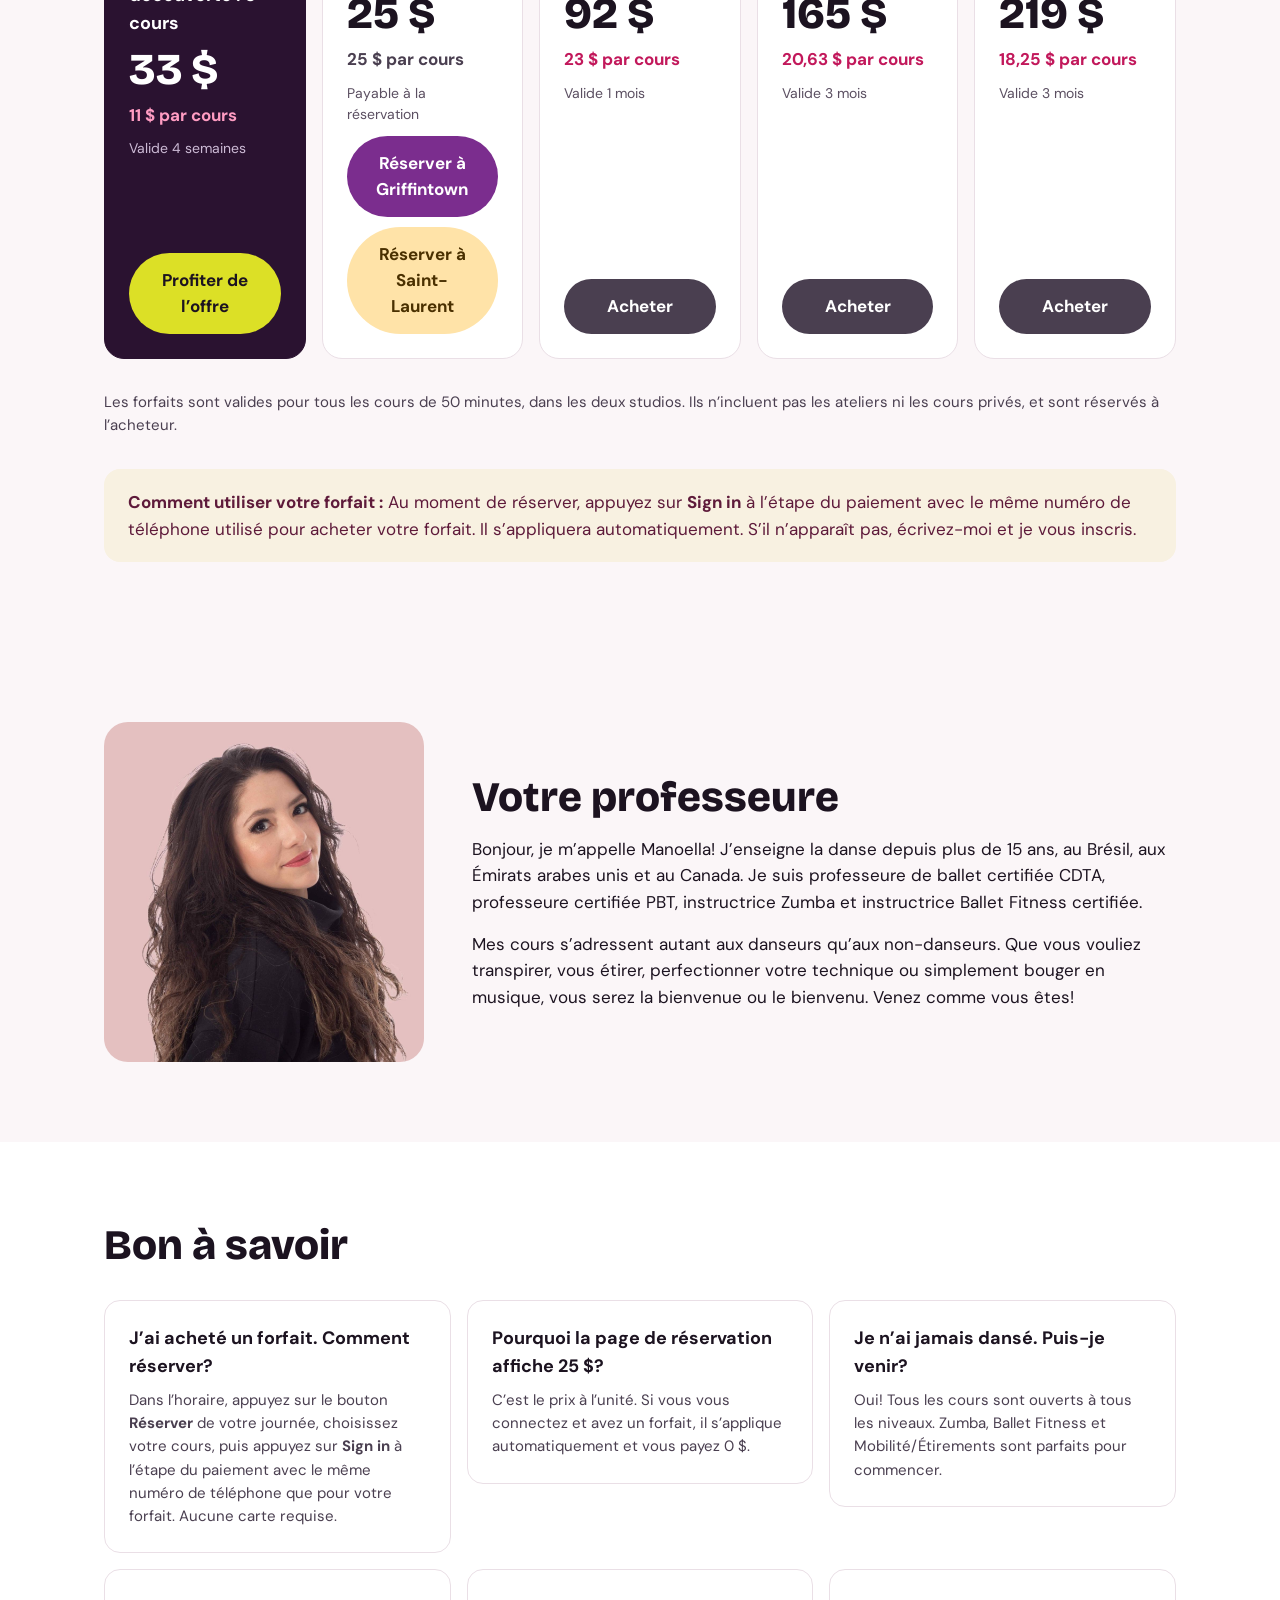
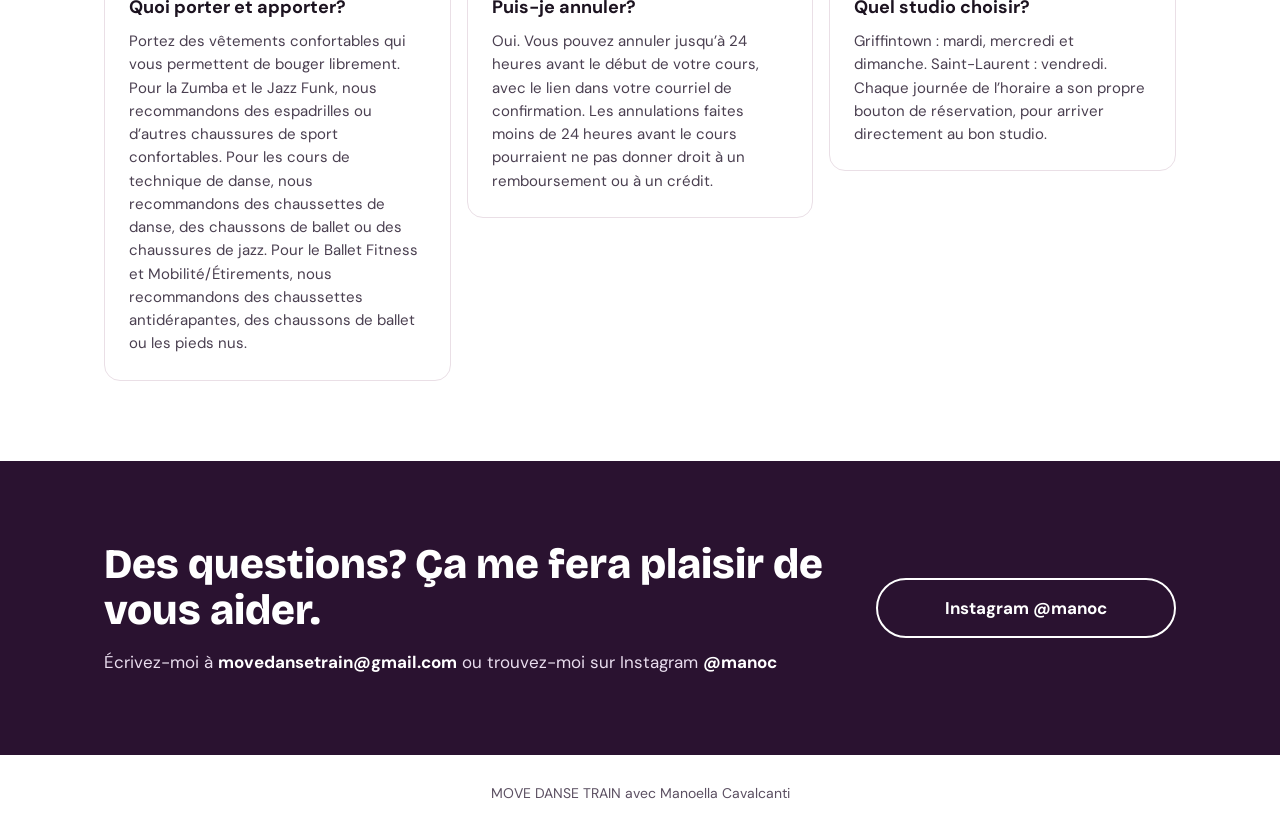
<file: fr.html>
<!doctype html>
<html lang="fr">
<head>
<meta charset="utf-8">
<meta name="viewport" content="width=device-width, initial-scale=1">
<title>MOVE DANSE TRAIN | Cours de danse et de mise en forme à Montréal</title>
<meta name="description" content="Zumba, Ballet Fitness, Jazz Funk, Mobilité/Étirements et Technique de danse à Griffintown et à Saint-Laurent. Cours de 50 minutes pour tous les niveaux. Nouveaux clients : 3 cours pour 33 $.">
<link rel="alternate" hreflang="en" href="index.html">
<link rel="preconnect" href="https://fonts.googleapis.com">
<link rel="preconnect" href="https://fonts.gstatic.com" crossorigin>
<link href="https://fonts.googleapis.com/css2?family=Bricolage+Grotesque:wght@700;800&amp;family=DM+Sans:wght@400;500;700&amp;display=swap" rel="stylesheet">
<link rel="stylesheet" href="styles.css">
</head>
<body>

<div class="banner">Nouveau ou nouvelle? Essayez 3 cours pour 33 $. Mélangez les styles!</div>

<header class="site-header">
  <div class="wrap header-row">
    <a class="brand" href="#top">Cours avec Manoella Cavalcanti</a>
    <nav class="nav" aria-label="Principal">
      <a href="#schedule">Horaire</a>
      <a href="#classes">Cours</a>
      <a href="#prices">Tarifs</a>
      <a href="#contact">Contact</a>
      <span class="lang"><a href="index.html" lang="en">EN</a> / <strong>FR</strong></span>
      <a class="btn btn-griff btn-small" href="GRIFFINTOWN_LINK">Réserver à Griffintown</a>
      <a class="btn btn-stl btn-small" href="SAINTLAURENT_LINK">Réserver à Saint-Laurent</a>
    </nav>
  </div>
</header>

<main id="top">

  <section class="wrap hero">
    <img class="photo photo-hero hero-photo" src="images/hero.jpg" alt="Manoella prenant la pose dans un studio de danse, avec les logos MOVE DANSE TRAIN, Ballet Fitness et Zumba" width="1200" height="800">
    <div class="hero-text">
      <h1>Cours de danse et de mise en forme à Montréal</h1>
      <p class="lead">Zumba, Ballet Fitness, Jazz Funk, Mobilité/Étirements et Technique de danse. Cours de 50 minutes pour tous les niveaux, à Griffintown et à Saint-Laurent.</p>
      <p class="hero-offer">Nouveau ou nouvelle? Essayez 3 cours pour 33 $.</p>
      <div class="btn-row">
        <a class="btn btn-griff" href="GRIFFINTOWN_LINK">Réserver à Griffintown</a>
        <a class="btn btn-stl" href="SAINTLAURENT_LINK">Réserver à Saint-Laurent</a>
        <a class="btn btn-outline" href="#prices">Acheter un forfait</a>
      </div>
      <ul class="chips">
        <li>50 minutes</li>
        <li>Tous les niveaux</li>
        <li>Griffintown</li>
        <li>Saint-Laurent</li>
      </ul>
    </div>
  </section>

  <section class="section section-wash">
    <div class="wrap stack">
      <h2>Comment s’inscrire à un cours</h2>
      <div class="paths">
        <div class="path">
          <h3 class="card-title">Vous venez pour un seul cours?</h3>
          <ol class="steps">
            <li>Trouvez votre cours dans l’<a href="#schedule">horaire</a> et appuyez sur le bouton <strong>Réserver</strong> de cette journée.</li>
            <li>Choisissez votre cours et payez au moment de réserver. Nouveau ou nouvelle? Utilisez le code FIRSTCLASS pour un cours gratuit (utilisation unique). C’est tout!</li>
          </ol>
        </div>
        <div class="path path-pass">
          <h3 class="card-title">Vous venez régulièrement? Économisez avec un forfait.</h3>
          <ol class="steps">
            <li>Achetez un forfait ci-dessous (3, 4, 8 ou 12 cours).</li>
            <li>Dans l’<a href="#schedule">horaire</a>, appuyez sur le bouton <strong>Réserver</strong> de votre journée et choisissez votre cours.</li>
            <li>À l’étape du paiement, appuyez sur <strong>Sign in</strong> (en haut à droite) avec <strong>le même numéro de téléphone utilisé pour acheter votre forfait</strong>. Votre forfait s’applique automatiquement, sans carte de crédit.</li>
          </ol>
          <p class="note">Votre forfait n’apparaît pas? Écrivez-moi et je vous inscris tout de suite.</p>
        </div>
      </div>
    </div>
  </section>

  <section class="section">
    <div class="wrap">
      <div class="offer on-dark">
        <div class="offer-text">
          <span class="tag-label">Offre découverte</span>
          <h2>Vos 3 premiers cours pour 33 $</h2>
          <p class="lead">Pas certain·e du cours qui vous convient? Essayez-en trois différents. C’est 11 $ par cours, aucune expérience requise.</p>
          <p class="offer-terms">Valide 4 semaines à partir de l’achat. Pour les nouveaux clients seulement, une fois par personne.</p>
        </div>
        <div class="offer-side">
          <div class="offer-price">33 $</div>
          <a class="btn btn-light" href="https://square.link/u/cho5relB">Profiter de l’offre</a>
        </div>
      </div>
    </div>
  </section>

  <section id="schedule" class="section section-wash">
    <div class="wrap stack">
      <div>
        <h2>Horaire de la semaine</h2>
        <p class="lead">Tous les cours durent 50 minutes.</p>
      </div>
      <div class="days">
        <div class="day">
          <div class="day-head"><h3 class="day-name">Mardi</h3><span class="pill pill-griff">Griffintown</span></div>
          <ul class="slots">
            <li><span class="time">18 h</span><span>Mobilité/Étirements</span></li>
            <li><span class="time">19 h</span><span>Ballet Fitness</span></li>
            <li><span class="time">20 h</span><span>Jazz Funk</span></li>
          </ul>
          <a class="btn btn-griff btn-small btn-block" href="GRIFFINTOWN_LINK">Réserver à Griffintown</a>
        </div>
        <div class="day">
          <div class="day-head"><h3 class="day-name">Mercredi</h3><span class="pill pill-griff">Griffintown</span></div>
          <ul class="slots">
            <li><span class="time">18 h</span><span>Zumba</span></li>
            <li><span class="time">19 h</span><span>Mobilité/Étirements</span></li>
            <li><span class="time">20 h</span><span>Technique de danse <small>(lyrique, contemporain, ballet, jazz)</small></span></li>
          </ul>
          <a class="btn btn-griff btn-small btn-block" href="GRIFFINTOWN_LINK">Réserver à Griffintown</a>
        </div>
        <div class="day">
          <div class="day-head"><h3 class="day-name">Vendredi</h3><span class="pill pill-stl">Saint-Laurent</span></div>
          <ul class="slots">
            <li><span class="time">11 h</span><span>Mobilité/Étirements</span></li>
            <li><span class="time">19 h 15</span><span>Zumba</span></li>
          </ul>
          <a class="btn btn-stl btn-small btn-block" href="SAINTLAURENT_LINK">Réserver à Saint-Laurent</a>
        </div>
        <div class="day">
          <div class="day-head"><h3 class="day-name">Dimanche</h3><span class="pill pill-griff">Griffintown</span></div>
          <ul class="slots">
            <li><span class="time">11 h</span><span>Zumba</span></li>
            <li><span class="time">12 h</span><span>Mobilité/Étirements</span></li>
            <li><span class="time">13 h</span><span>Ballet Fitness</span></li>
          </ul>
          <a class="btn btn-griff btn-small btn-block" href="GRIFFINTOWN_LINK">Réserver à Griffintown</a>
        </div>
      </div>
      <div class="cta-row">
        <span class="lead">Appuyez sur le bouton sous une journée pour voir les places disponibles et réserver en ligne.</span>
      </div>
      <p class="cta-note">Pour réserver, il faut un compte avec un forfait actif, ou une carte de crédit pour un cours à l’unité.</p>
    </div>
  </section>

  <section id="classes" class="section">
    <div class="wrap stack">
      <h2>Trouvez votre cours</h2>
      <div class="classes">
        <div class="class"><img class="photo photo-card" src="images/zumba-cover.jpg" alt="Cours de Zumba" width="800" height="600"><h3>Zumba</h3><p>La Zumba est un entraînement de danse amusant et énergique qui combine des musiques latines et internationales avec des chorégraphies faciles à suivre. Elle s’adresse à tout le monde : aucune expérience en danse n’est requise, et vous pouvez y aller à votre rythme. Chaque cours est une séance de cardio complète qui améliore l’endurance, la coordination et l’humeur, tout en ressemblant plus à une fête qu’à un entraînement.</p></div>
        <div class="class"><img class="photo photo-card" src="images/ballet-fitness-cover.jpg" alt="Cours de Ballet Fitness" width="800" height="600"><h3>Ballet Fitness</h3><p>Le Ballet Fitness est un circuit intense pour tout le corps qui combine exercices aérobiques et anaérobiques pour stimuler votre métabolisme, développer une musculature élancée, et sculpter et tonifier l’ensemble du corps. Intensité et élégance vont de pair.
          Inspirée du ballet classique, cette méthode allie résistance, rythme et mouvement continu pour créer un entraînement qui brûle beaucoup de calories tout en renforçant vos muscles et en améliorant votre posture. Chaque cours est conçu pour sculpter et raffiner chaque détail de votre silhouette. C’est accessible, efficace et transformateur.</p></div>
        <div class="class"><img class="photo photo-card" src="images/mobility-cover.jpg" alt="Cours de Mobilité/Étirements" width="800" height="600"><h3>Mobilité/Étirements</h3><p>Un cours de mouvement axé sur la souplesse, la mobilité, l’amplitude de mouvement active et la conscience corporelle. Vous enchaînerez des exercices doux et actifs conçus pour vous aider à bouger plus librement, à gagner en souplesse et à développer force et contrôle dans toute votre amplitude de mouvement. Convient à tous les niveaux.</p></div>
        <div class="class"><img class="photo photo-card" src="images/jazz-funk-cover.JPG" alt="Cours de Jazz Funk" width="800" height="600"><h3>Jazz Funk</h3><p>Le Jazz Funk est un cours de danse plein d’énergie qui marie la technique du jazz au groove et à l’attitude du hip-hop et du funk. C’est audacieux, ludique et puissant, et c’est l’une des façons les plus amusantes de bouger.
          Chaque cours commence par un échauffement, suivi des bases du jazz et du hip-hop, comme les isolations, les grooves et des mouvements nets et affirmés. Ensuite, on apprend une chorégraphie sur des succès actuels et des classiques : vous repartez avec une nouvelle routine et un grand sourire.</p></div>
        <div class="class"><img class="photo photo-card" src="images/dance-technique-cover.jpg" alt="Cours de Technique de danse" width="800" height="600"><h3>Technique de danse</h3><p>Vous avez toujours voulu danser, ou vous êtes prêt·e à y revenir? Ce programme a été créé pour les adultes qui veulent bâtir une vraie technique dans un environnement accueillant et bienveillant. Chaque cours réunit quatre styles en une expérience complète : jazz, contemporain, lyrique et ballet classique. Que vous soyez tout à fait débutant·e ou que vous souhaitiez renforcer et peaufiner vos bases, vous progresserez à votre rythme grâce à des consignes claires et à des corrections individuelles. Aucune expérience n’est requise et il n’y a aucune pression d’être parfait·e. Venez comme vous êtes et savourez le plaisir de danser.</p></div>
      </div>
    </div>
  </section>

  <section id="prices" class="section section-wash">
    <div class="wrap stack">
      <h2>Tarifs et forfaits</h2>
      <div class="prices">
        <div class="price price-intro on-dark">
          <span class="price-kind">Nouveaux clients</span>
          <h3>Offre découverte : 3 cours</h3>
          <div class="price-amount">33 $</div>
          <div class="price-per">11 $ par cours</div>
          <div class="price-valid">Valide 4 semaines</div>
          <a class="btn btn-light btn-small btn-block" href="https://square.link/u/cho5relB">Profiter de l’offre</a>
        </div>
        <div class="price price-dropin">
          <span class="price-kind">À l’unité</span>
          <h3>1 cours</h3>
          <div class="price-amount">25 $</div>
          <div class="price-per">25 $ par cours</div>
          <div class="price-valid">Payable à la réservation</div>
          <a class="btn btn-griff btn-small btn-block" href="GRIFFINTOWN_LINK">Réserver à Griffintown</a>
          <a class="btn btn-stl btn-small btn-block" href="SAINTLAURENT_LINK">Réserver à Saint-Laurent</a>
        </div>
        <div class="price">
          <span class="price-kind">Forfait</span>
          <h3>4 cours</h3>
          <div class="price-amount">92 $</div>
          <div class="price-per">23 $ par cours</div>
          <div class="price-valid">Valide 1 mois</div>
          <a class="btn btn-primary btn-small btn-block" href="https://square.link/u/0PSwvcNI">Acheter</a>
        </div>
        <div class="price">
          <span class="price-kind">Forfait</span>
          <h3>8 cours</h3>
          <div class="price-amount">165 $</div>
          <div class="price-per">20,63 $ par cours</div>
          <div class="price-valid">Valide 3 mois</div>
          <a class="btn btn-primary btn-small btn-block" href="https://square.link/u/7ab5TYOT">Acheter</a>
        </div>
        <div class="price">
          <span class="price-kind">Forfait</span>
          <h3>12 cours</h3>
          <div class="price-amount">219 $</div>
          <div class="price-per">18,25 $ par cours</div>
          <div class="price-valid">Valide 3 mois</div>
          <a class="btn btn-primary btn-small btn-block" href="https://square.link/u/suVvwgWk">Acheter</a>
        </div>
      </div>
      <p class="small">Les forfaits sont valides pour tous les cours de 50 minutes, dans les deux studios. Ils n’incluent pas les ateliers ni les cours privés, et sont réservés à l’acheteur.</p>
      <p class="note note-large"><strong>Comment utiliser votre forfait :</strong> Au moment de réserver, appuyez sur <strong>Sign in</strong> à l’étape du paiement avec le même numéro de téléphone utilisé pour acheter votre forfait. Il s’appliquera automatiquement. S’il n’apparaît pas, écrivez-moi et je vous inscris.</p>
    </div>
  </section>

  <section class="section section-wash">
    <div class="wrap about">
      <img class="photo photo-about" src="images/manoella-profile-picture.jpg" alt="Manoella, professeure de danse" width="800" height="800">
      <div class="about-text">
        <h2>Votre professeure</h2>
        <p>Bonjour, je m’appelle Manoella! J’enseigne la danse depuis plus de 15 ans, au Brésil, aux Émirats arabes unis et au Canada. Je suis professeure de ballet certifiée CDTA, professeure certifiée PBT, instructrice Zumba et instructrice Ballet Fitness certifiée.</p>
        <p>Mes cours s’adressent autant aux danseurs qu’aux non-danseurs. Que vous vouliez transpirer, vous étirer, perfectionner votre technique ou simplement bouger en musique, vous serez la bienvenue ou le bienvenu. Venez comme vous êtes!</p>
      </div>
    </div>
  </section>

  <section class="section">
    <div class="wrap stack">
      <h2>Bon à savoir</h2>
      <div class="faq">
        <div class="faq-item"><h3>J’ai acheté un forfait. Comment réserver?</h3><p>Dans l’horaire, appuyez sur le bouton <strong>Réserver</strong> de votre journée, choisissez votre cours, puis appuyez sur <strong>Sign in</strong> à l’étape du paiement avec le même numéro de téléphone que pour votre forfait. Aucune carte requise.</p></div>
        <div class="faq-item"><h3>Pourquoi la page de réservation affiche 25 $?</h3><p>C’est le prix à l’unité. Si vous vous connectez et avez un forfait, il s’applique automatiquement et vous payez 0 $.</p></div>
        <div class="faq-item"><h3>Je n’ai jamais dansé. Puis-je venir?</h3><p>Oui! Tous les cours sont ouverts à tous les niveaux. Zumba, Ballet Fitness et Mobilité/Étirements sont parfaits pour commencer.</p></div>
        <div class="faq-item"><h3>Quoi porter et apporter?</h3><p>Portez des vêtements confortables qui vous permettent de bouger librement. Pour la Zumba et le Jazz Funk, nous recommandons des espadrilles ou d’autres chaussures de sport confortables. Pour les cours de technique de danse, nous recommandons des chaussettes de danse, des chaussons de ballet ou des chaussures de jazz. Pour le Ballet Fitness et Mobilité/Étirements, nous recommandons des chaussettes antidérapantes, des chaussons de ballet ou les pieds nus.</p></div>
        <div class="faq-item"><h3>Puis-je annuler?</h3><p>Oui. Vous pouvez annuler jusqu’à 24 heures avant le début de votre cours, avec le lien dans votre courriel de confirmation. Les annulations faites moins de 24 heures avant le cours pourraient ne pas donner droit à un remboursement ou à un crédit.</p></div>
        <div class="faq-item"><h3>Quel studio choisir?</h3><p>Griffintown : mardi, mercredi et dimanche. Saint-Laurent : vendredi. Chaque journée de l’horaire a son propre bouton de réservation, pour arriver directement au bon studio.</p></div>
      </div>
    </div>
  </section>

  <section id="contact" class="section contact on-dark">
    <div class="wrap contact-row">
      <div class="contact-text">
        <h2>Des questions? Ça me fera plaisir de vous aider.</h2>
        <p>Écrivez-moi à <strong>movedansetrain@gmail.com</strong> ou trouvez-moi sur Instagram <strong>@manoc</strong></p>
      </div>
      <div class="contact-actions">
        <a class="btn btn-ghost" href="https://www.instagram.com/manoc/">Instagram @manoc</a>
      </div>
    </div>
  </section>

</main>

<footer class="site-footer">MOVE DANSE TRAIN avec Manoella Cavalcanti</footer>

</body>
</html>
</file>
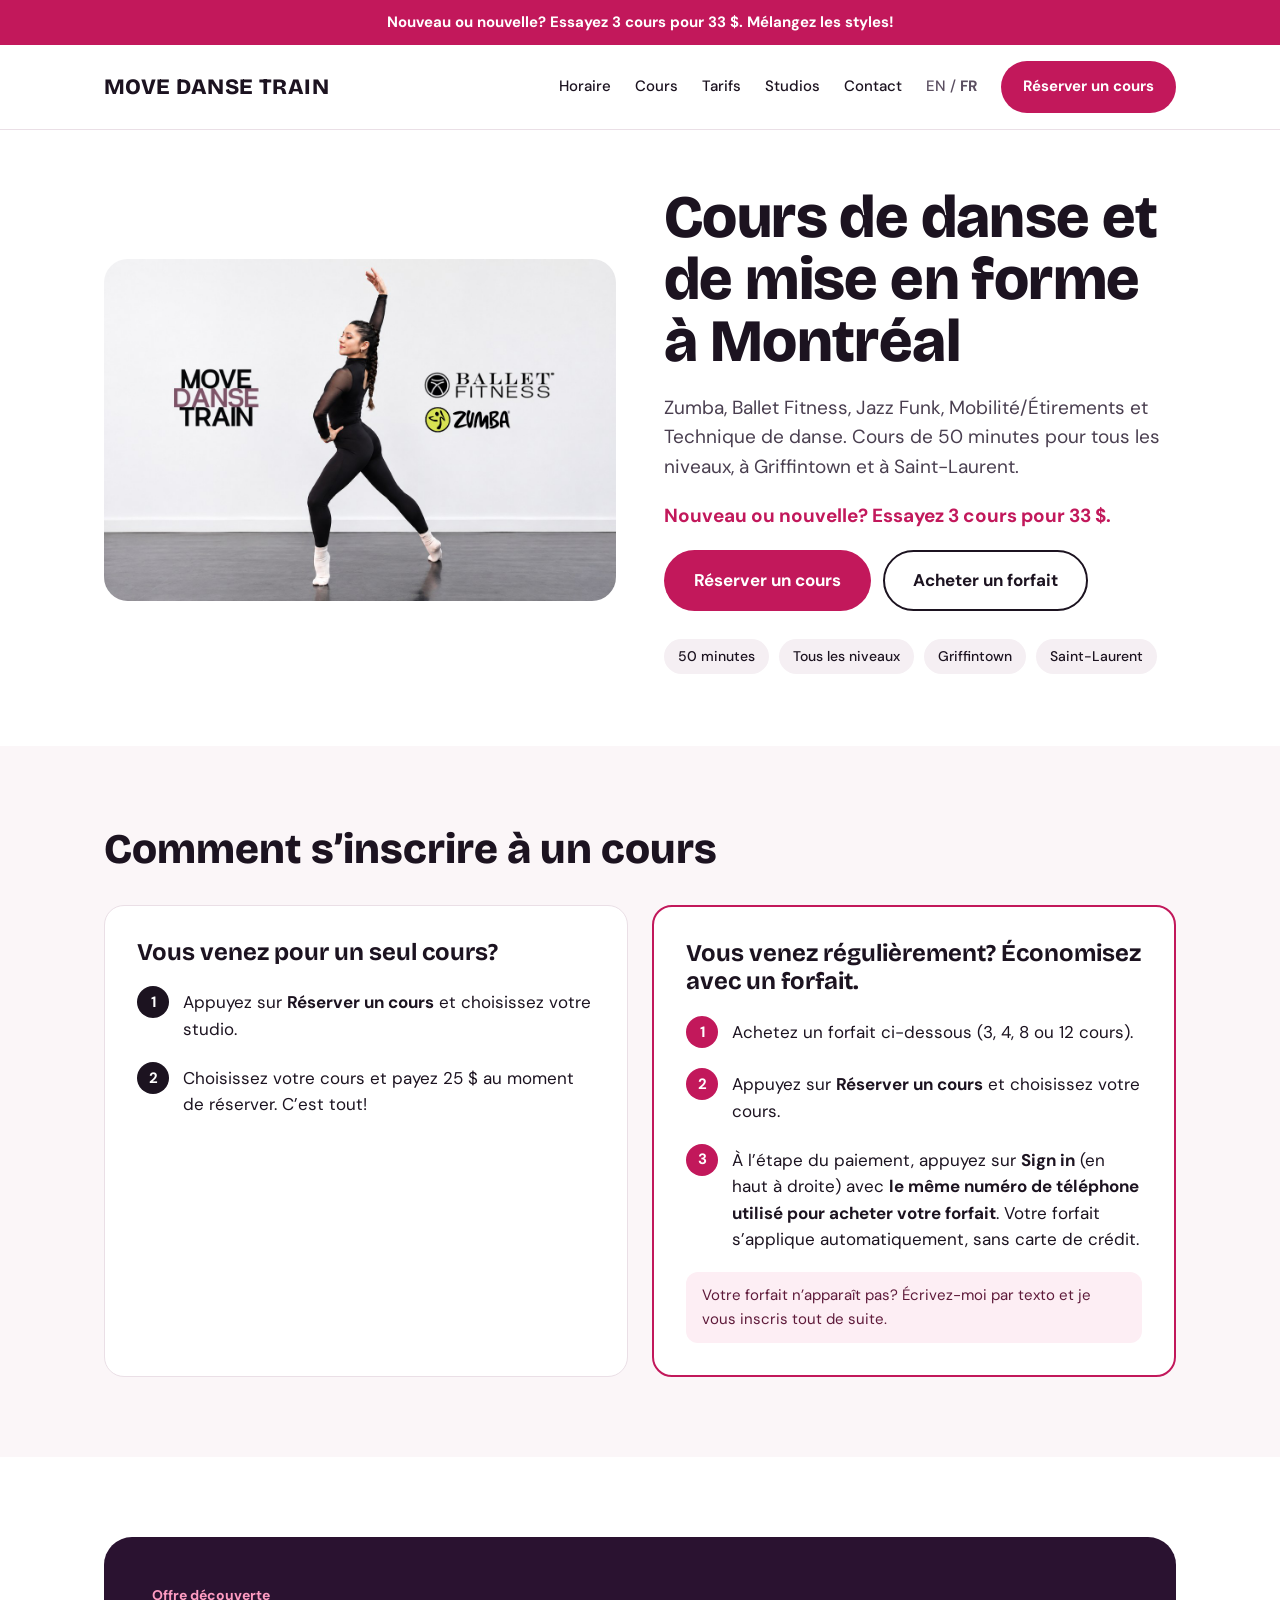
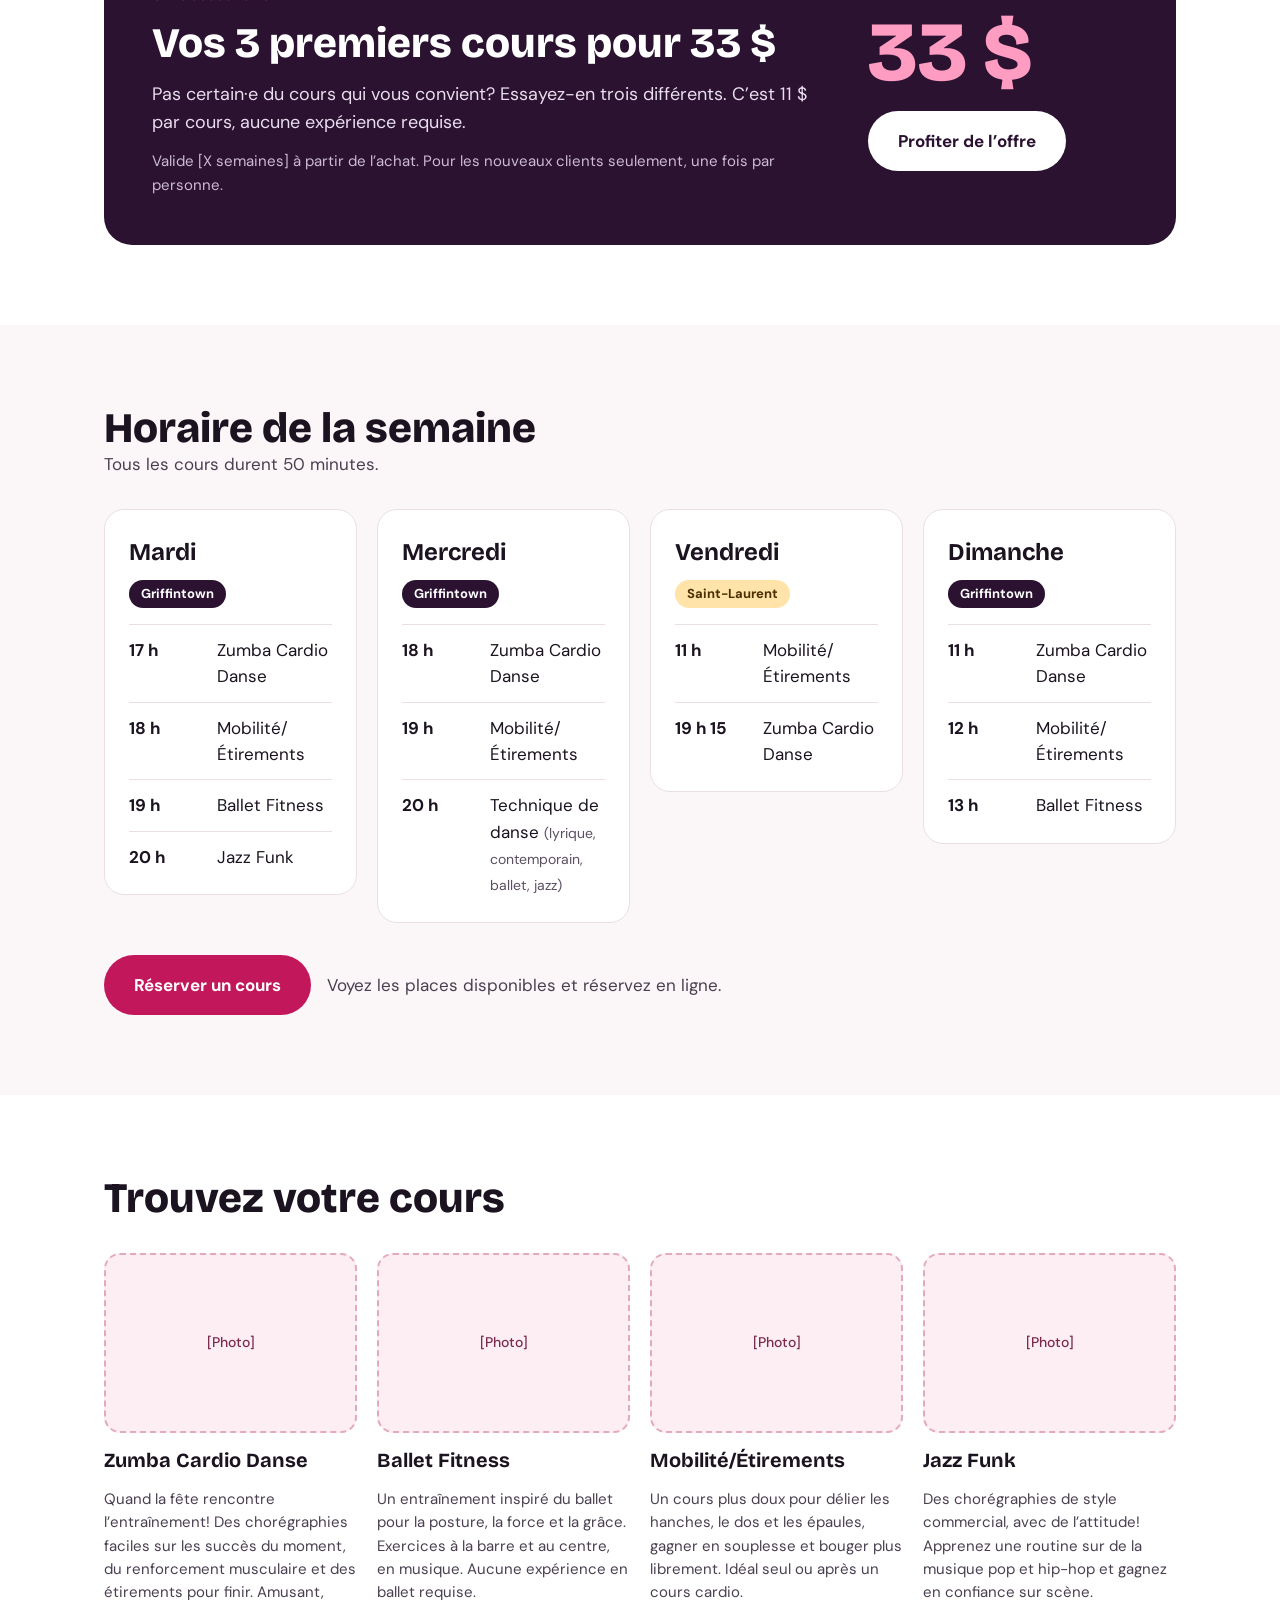
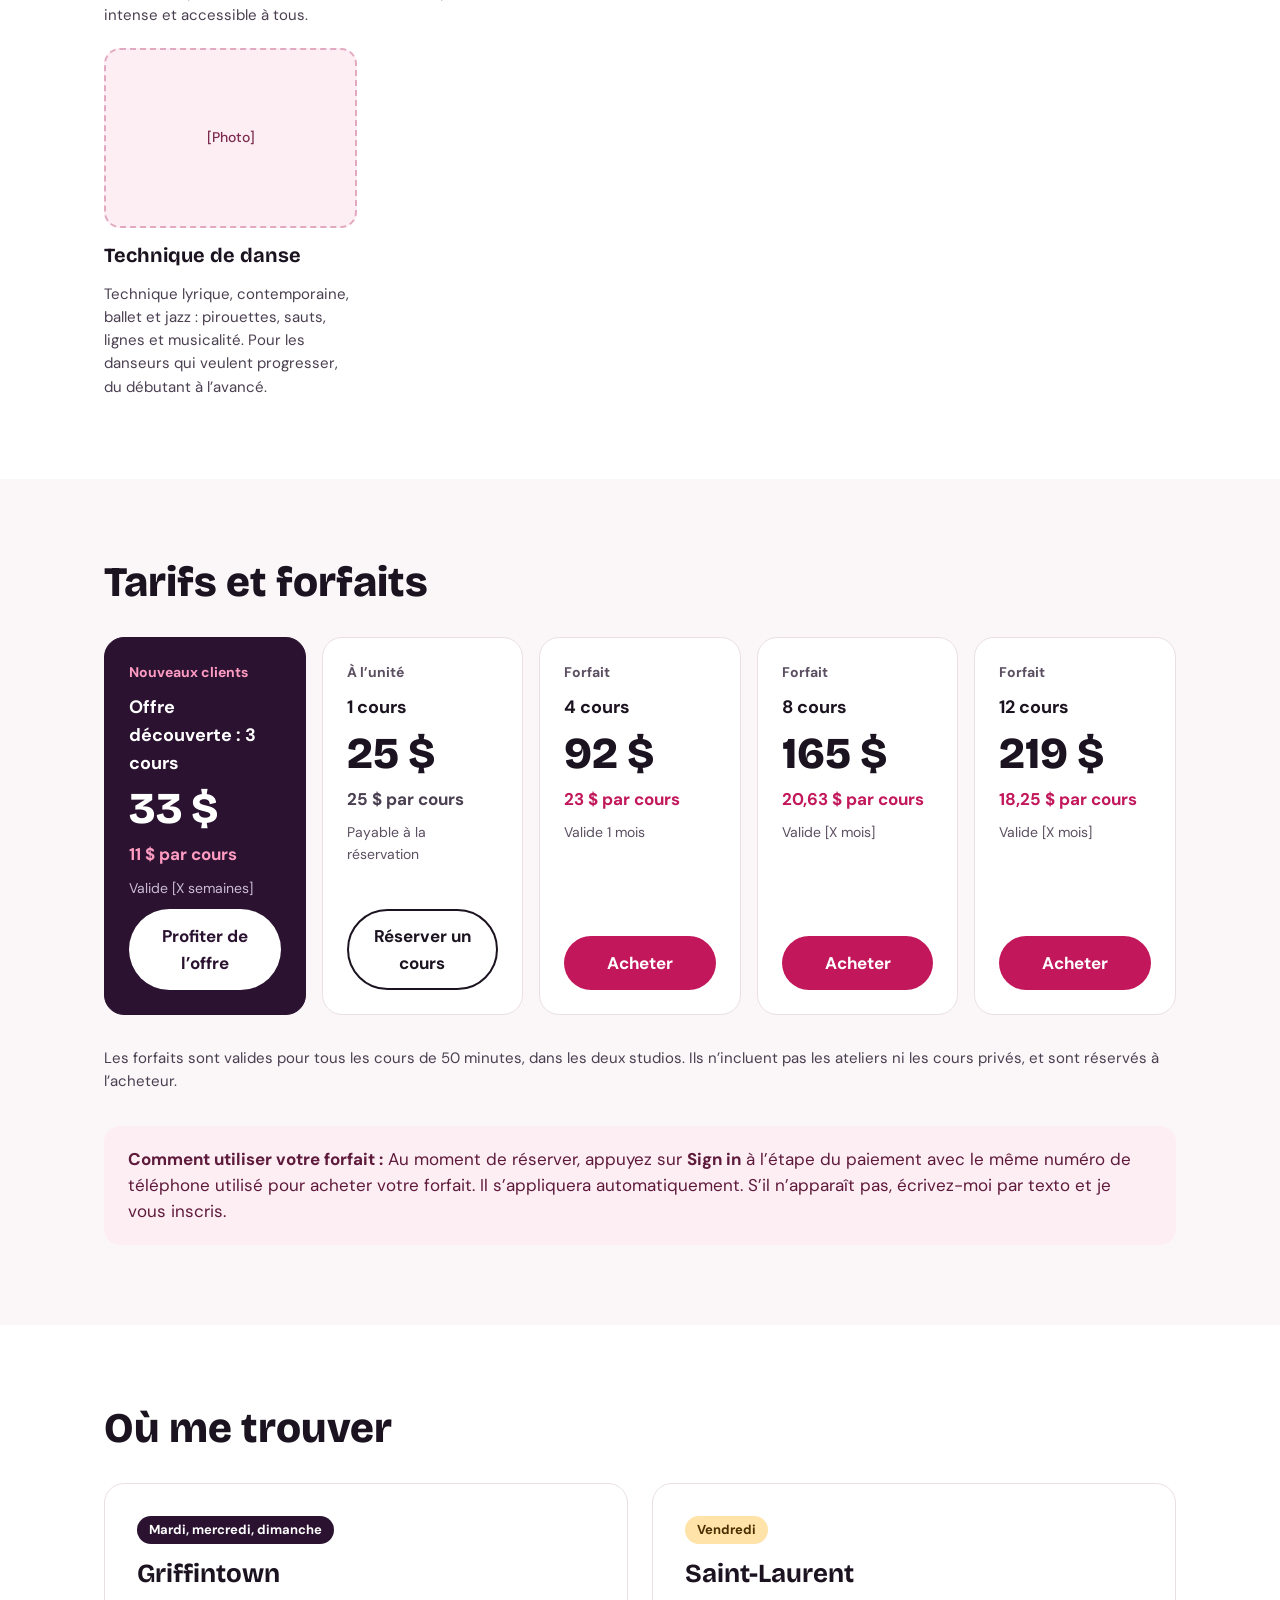
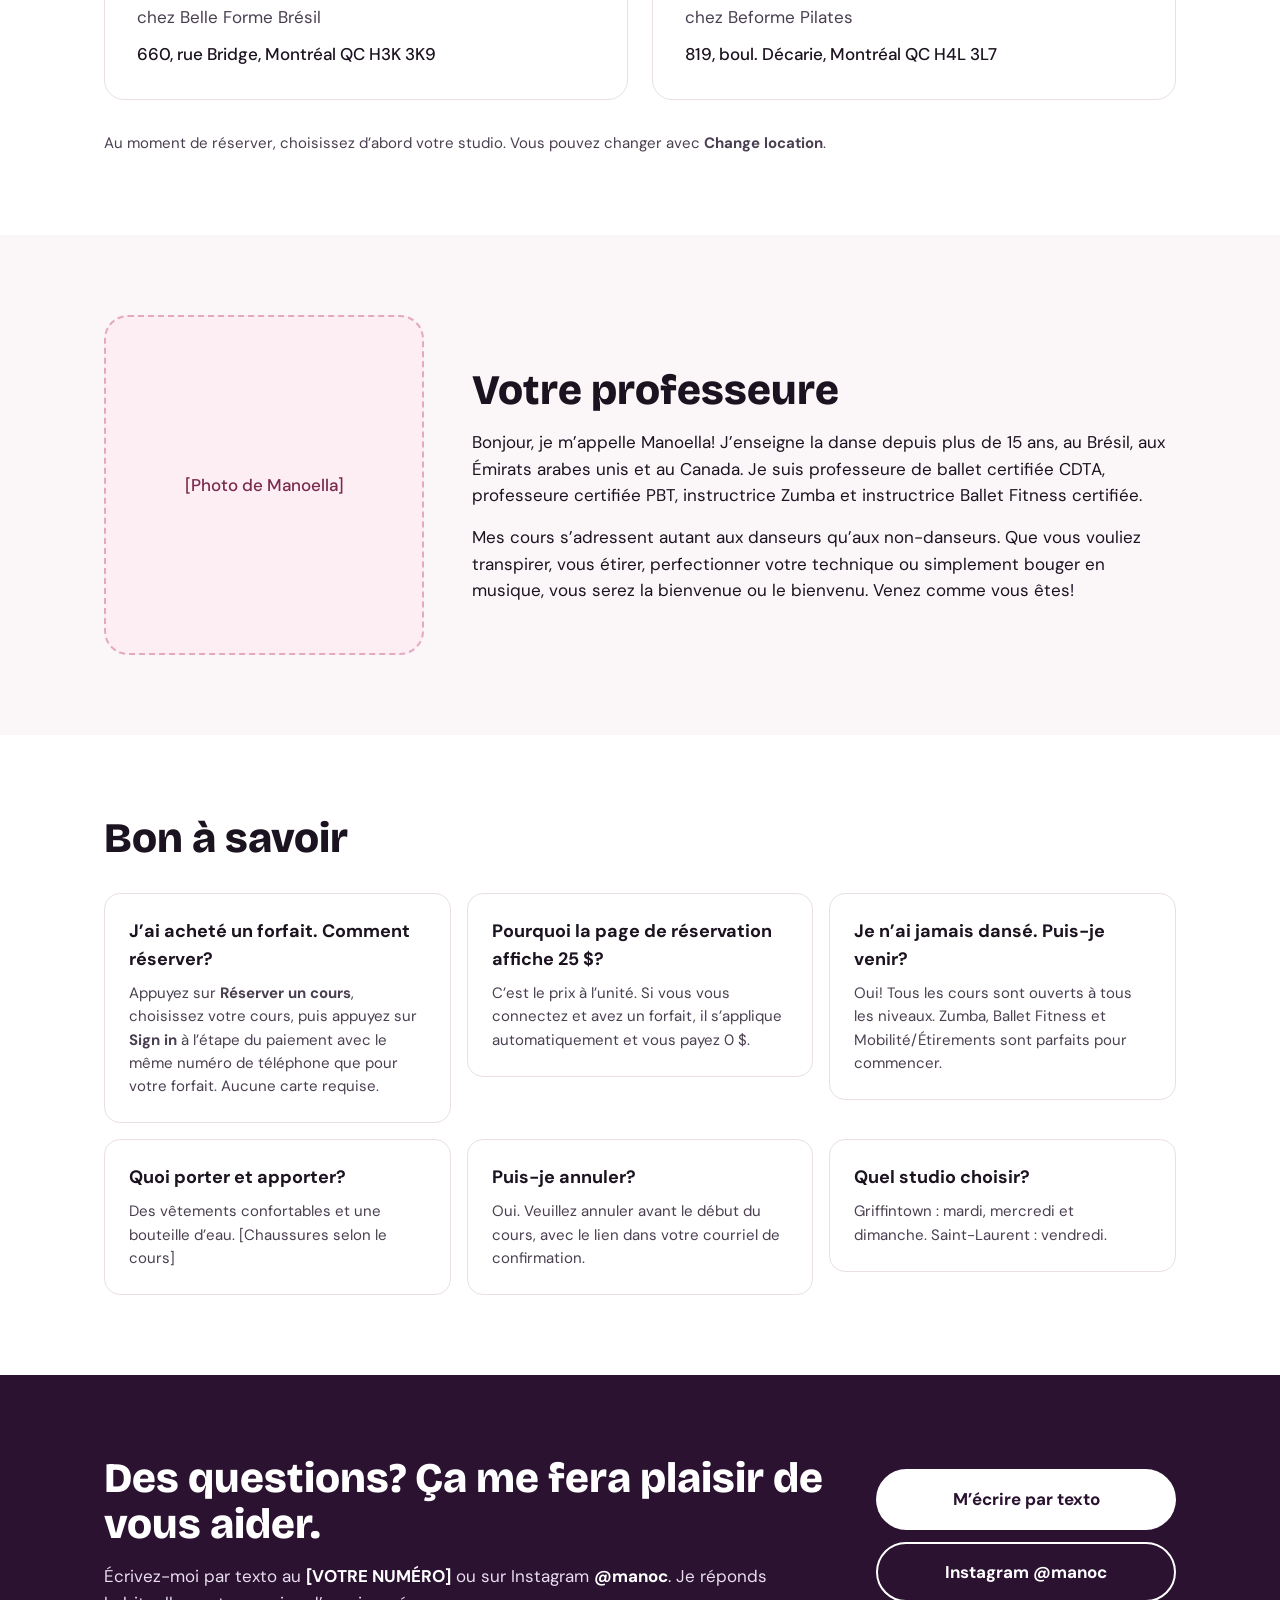
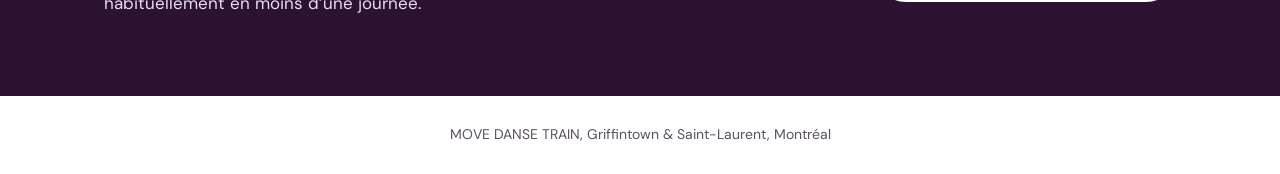
<file: move-danse-train-site/fr.html>
<!doctype html>
<html lang="fr">
<head>
<meta charset="utf-8">
<meta name="viewport" content="width=device-width, initial-scale=1">
<title>MOVE DANSE TRAIN | Cours de danse et de mise en forme à Montréal</title>
<meta name="description" content="Zumba, Ballet Fitness, Jazz Funk, Mobilité/Étirements et Technique de danse à Griffintown et à Saint-Laurent. Cours de 50 minutes pour tous les niveaux. Nouveaux clients : 3 cours pour 33 $.">
<link rel="alternate" hreflang="en" href="index.html">
<link rel="preconnect" href="https://fonts.googleapis.com">
<link rel="preconnect" href="https://fonts.gstatic.com" crossorigin>
<link href="https://fonts.googleapis.com/css2?family=Bricolage+Grotesque:wght@700;800&amp;family=DM+Sans:wght@400;500;700&amp;display=swap" rel="stylesheet">
<link rel="stylesheet" href="styles.css">
<!--
  BEFORE PUBLISHING
  1. Search and replace BOOKING_LINK with the Square booking page address.
  2. Search and replace PASS_LINK with the Square page where passes are sold.
  3. Replace the text in [brackets] (pass validity, footwear, phone number).
  4. Swap each <div class="photo ..."> for a real image, for example:
     <img class="photo photo-hero" src="images/hero.jpg" alt="Manoella teaching a class">
-->
</head>
<body>

<div class="banner">Nouveau ou nouvelle? Essayez 3 cours pour 33 $. Mélangez les styles!</div>

<header class="site-header">
  <div class="wrap header-row">
    <a class="brand" href="#top">MOVE DANSE TRAIN</a>
    <nav class="nav" aria-label="Principal">
      <a href="#schedule">Horaire</a>
      <a href="#classes">Cours</a>
      <a href="#prices">Tarifs</a>
      <a href="#studios">Studios</a>
      <a href="#contact">Contact</a>
      <span class="lang"><a href="index.html" lang="en">EN</a> / <strong>FR</strong></span>
      <a class="btn btn-primary btn-small" href="https://manoella-cavalcanti.square.site/s/appointments">Réserver un cours</a>
    </nav>
  </div>
</header>

<main id="top">

  <section class="wrap hero">
    <img class="photo photo-hero hero-photo" src="images/hero.jpg" alt="Manoella prenant la pose dans un studio de danse, avec les logos MOVE DANSE TRAIN, Ballet Fitness et Zumba" width="1200" height="800">
    <div class="hero-text">
      <h1>Cours de danse et de mise en forme à Montréal</h1>
      <p class="lead">Zumba, Ballet Fitness, Jazz Funk, Mobilité/Étirements et Technique de danse. Cours de 50 minutes pour tous les niveaux, à Griffintown et à Saint-Laurent.</p>
      <p class="hero-offer">Nouveau ou nouvelle? Essayez 3 cours pour 33 $.</p>
      <div class="btn-row">
        <a class="btn btn-primary" href="https://manoella-cavalcanti.square.site/s/appointments">Réserver un cours</a>
        <a class="btn btn-outline" href="#prices">Acheter un forfait</a>
      </div>
      <ul class="chips">
        <li>50 minutes</li>
        <li>Tous les niveaux</li>
        <li>Griffintown</li>
        <li>Saint-Laurent</li>
      </ul>
    </div>
  </section>

  <section class="section section-wash">
    <div class="wrap stack">
      <h2>Comment s’inscrire à un cours</h2>
      <div class="paths">
        <div class="path">
          <h3 class="card-title">Vous venez pour un seul cours?</h3>
          <ol class="steps">
            <li>Appuyez sur <strong>Réserver un cours</strong> et choisissez votre studio.</li>
            <li>Choisissez votre cours et payez 25 $ au moment de réserver. C’est tout!</li>
          </ol>
        </div>
        <div class="path path-pass">
          <h3 class="card-title">Vous venez régulièrement? Économisez avec un forfait.</h3>
          <ol class="steps">
            <li>Achetez un forfait ci-dessous (3, 4, 8 ou 12 cours).</li>
            <li>Appuyez sur <strong>Réserver un cours</strong> et choisissez votre cours.</li>
            <li>À l’étape du paiement, appuyez sur <strong>Sign in</strong> (en haut à droite) avec <strong>le même numéro de téléphone utilisé pour acheter votre forfait</strong>. Votre forfait s’applique automatiquement, sans carte de crédit.</li>
          </ol>
          <p class="note">Votre forfait n’apparaît pas? Écrivez-moi par texto et je vous inscris tout de suite.</p>
        </div>
      </div>
    </div>
  </section>

  <section class="section">
    <div class="wrap">
      <div class="offer on-dark">
        <div class="offer-text">
          <span class="tag-label">Offre découverte</span>
          <h2>Vos 3 premiers cours pour 33 $</h2>
          <p class="lead">Pas certain·e du cours qui vous convient? Essayez-en trois différents. C’est 11 $ par cours, aucune expérience requise.</p>
          <p class="offer-terms">Valide [X semaines] à partir de l’achat. Pour les nouveaux clients seulement, une fois par personne.</p>
        </div>
        <div class="offer-side">
          <div class="offer-price">33 $</div>
          <a class="btn btn-light" href="PASS_LINK">Profiter de l’offre</a>
        </div>
      </div>
    </div>
  </section>

  <section id="schedule" class="section section-wash">
    <div class="wrap stack">
      <div>
        <h2>Horaire de la semaine</h2>
        <p class="lead">Tous les cours durent 50 minutes.</p>
      </div>
      <div class="days">
        <div class="day">
          <div class="day-head"><h3 class="day-name">Mardi</h3><span class="pill pill-griff">Griffintown</span></div>
          <ul class="slots">
            <li><span class="time">17 h</span><span>Zumba Cardio Danse</span></li>
            <li><span class="time">18 h</span><span>Mobilité/Étirements</span></li>
            <li><span class="time">19 h</span><span>Ballet Fitness</span></li>
            <li><span class="time">20 h</span><span>Jazz Funk</span></li>
          </ul>
        </div>
        <div class="day">
          <div class="day-head"><h3 class="day-name">Mercredi</h3><span class="pill pill-griff">Griffintown</span></div>
          <ul class="slots">
            <li><span class="time">18 h</span><span>Zumba Cardio Danse</span></li>
            <li><span class="time">19 h</span><span>Mobilité/Étirements</span></li>
            <li><span class="time">20 h</span><span>Technique de danse <small>(lyrique, contemporain, ballet, jazz)</small></span></li>
          </ul>
        </div>
        <div class="day">
          <div class="day-head"><h3 class="day-name">Vendredi</h3><span class="pill pill-stl">Saint-Laurent</span></div>
          <ul class="slots">
            <li><span class="time">11 h</span><span>Mobilité/Étirements</span></li>
            <li><span class="time">19 h 15</span><span>Zumba Cardio Danse</span></li>
          </ul>
        </div>
        <div class="day">
          <div class="day-head"><h3 class="day-name">Dimanche</h3><span class="pill pill-griff">Griffintown</span></div>
          <ul class="slots">
            <li><span class="time">11 h</span><span>Zumba Cardio Danse</span></li>
            <li><span class="time">12 h</span><span>Mobilité/Étirements</span></li>
            <li><span class="time">13 h</span><span>Ballet Fitness</span></li>
          </ul>
        </div>
      </div>
      <div class="cta-row">
        <a class="btn btn-primary" href="https://manoella-cavalcanti.square.site/s/appointments">Réserver un cours</a>
        <span class="lead">Voyez les places disponibles et réservez en ligne.</span>
      </div>
    </div>
  </section>

  <section id="classes" class="section">
    <div class="wrap stack">
      <h2>Trouvez votre cours</h2>
      <div class="classes">
        <div class="class"><div class="photo photo-card">[Photo]</div><h3>Zumba Cardio Danse</h3><p>Quand la fête rencontre l’entraînement! Des chorégraphies faciles sur les succès du moment, du renforcement musculaire et des étirements pour finir. Amusant, intense et accessible à tous.</p></div>
        <div class="class"><div class="photo photo-card">[Photo]</div><h3>Ballet Fitness</h3><p>Un entraînement inspiré du ballet pour la posture, la force et la grâce. Exercices à la barre et au centre, en musique. Aucune expérience en ballet requise.</p></div>
        <div class="class"><div class="photo photo-card">[Photo]</div><h3>Mobilité/Étirements</h3><p>Un cours plus doux pour délier les hanches, le dos et les épaules, gagner en souplesse et bouger plus librement. Idéal seul ou après un cours cardio.</p></div>
        <div class="class"><div class="photo photo-card">[Photo]</div><h3>Jazz Funk</h3><p>Des chorégraphies de style commercial, avec de l’attitude! Apprenez une routine sur de la musique pop et hip-hop et gagnez en confiance sur scène.</p></div>
        <div class="class"><div class="photo photo-card">[Photo]</div><h3>Technique de danse</h3><p>Technique lyrique, contemporaine, ballet et jazz : pirouettes, sauts, lignes et musicalité. Pour les danseurs qui veulent progresser, du débutant à l’avancé.</p></div>
      </div>
    </div>
  </section>

  <section id="prices" class="section section-wash">
    <div class="wrap stack">
      <h2>Tarifs et forfaits</h2>
      <div class="prices">
        <div class="price price-intro on-dark">
          <span class="price-kind">Nouveaux clients</span>
          <h3>Offre découverte : 3 cours</h3>
          <div class="price-amount">33 $</div>
          <div class="price-per">11 $ par cours</div>
          <div class="price-valid">Valide [X semaines]</div>
          <a class="btn btn-light btn-small btn-block" href="PASS_LINK">Profiter de l’offre</a>
        </div>
        <div class="price price-dropin">
          <span class="price-kind">À l’unité</span>
          <h3>1 cours</h3>
          <div class="price-amount">25 $</div>
          <div class="price-per">25 $ par cours</div>
          <div class="price-valid">Payable à la réservation</div>
          <a class="btn btn-outline btn-small btn-block" href="https://manoella-cavalcanti.square.site/s/appointments">Réserver un cours</a>
        </div>
        <div class="price">
          <span class="price-kind">Forfait</span>
          <h3>4 cours</h3>
          <div class="price-amount">92 $</div>
          <div class="price-per">23 $ par cours</div>
          <div class="price-valid">Valide 1 mois</div>
          <a class="btn btn-primary btn-small btn-block" href="PASS_LINK">Acheter</a>
        </div>
        <div class="price">
          <span class="price-kind">Forfait</span>
          <h3>8 cours</h3>
          <div class="price-amount">165 $</div>
          <div class="price-per">20,63 $ par cours</div>
          <div class="price-valid">Valide [X mois]</div>
          <a class="btn btn-primary btn-small btn-block" href="PASS_LINK">Acheter</a>
        </div>
        <div class="price">
          <span class="price-kind">Forfait</span>
          <h3>12 cours</h3>
          <div class="price-amount">219 $</div>
          <div class="price-per">18,25 $ par cours</div>
          <div class="price-valid">Valide [X mois]</div>
          <a class="btn btn-primary btn-small btn-block" href="PASS_LINK">Acheter</a>
        </div>
      </div>
      <p class="small">Les forfaits sont valides pour tous les cours de 50 minutes, dans les deux studios. Ils n’incluent pas les ateliers ni les cours privés, et sont réservés à l’acheteur.</p>
      <p class="note note-large"><strong>Comment utiliser votre forfait :</strong> Au moment de réserver, appuyez sur <strong>Sign in</strong> à l’étape du paiement avec le même numéro de téléphone utilisé pour acheter votre forfait. Il s’appliquera automatiquement. S’il n’apparaît pas, écrivez-moi par texto et je vous inscris.</p>
    </div>
  </section>

  <section id="studios" class="section">
    <div class="wrap stack">
      <h2>Où me trouver</h2>
      <div class="studios">
        <div class="studio">
          <span class="pill pill-griff">Mardi, mercredi, dimanche</span>
          <h3 class="studio-name">Griffintown</h3>
          <p class="lead">chez Belle Forme Brésil</p>
          <address>660, rue Bridge, Montréal QC H3K 3K9</address>
        </div>
        <div class="studio">
          <span class="pill pill-stl">Vendredi</span>
          <h3 class="studio-name">Saint-Laurent</h3>
          <p class="lead">chez Beforme Pilates</p>
          <address>819, boul. Décarie, Montréal QC H4L 3L7</address>
        </div>
      </div>
      <p class="small">Au moment de réserver, choisissez d’abord votre studio. Vous pouvez changer avec <strong>Change location</strong>.</p>
    </div>
  </section>

  <section class="section section-wash">
    <div class="wrap about">
      <div class="photo photo-about">[Photo de Manoella]</div>
      <div class="about-text">
        <h2>Votre professeure</h2>
        <p>Bonjour, je m’appelle Manoella! J’enseigne la danse depuis plus de 15 ans, au Brésil, aux Émirats arabes unis et au Canada. Je suis professeure de ballet certifiée CDTA, professeure certifiée PBT, instructrice Zumba et instructrice Ballet Fitness certifiée.</p>
        <p>Mes cours s’adressent autant aux danseurs qu’aux non-danseurs. Que vous vouliez transpirer, vous étirer, perfectionner votre technique ou simplement bouger en musique, vous serez la bienvenue ou le bienvenu. Venez comme vous êtes!</p>
      </div>
    </div>
  </section>

  <section class="section">
    <div class="wrap stack">
      <h2>Bon à savoir</h2>
      <div class="faq">
        <div class="faq-item"><h3>J’ai acheté un forfait. Comment réserver?</h3><p>Appuyez sur <strong>Réserver un cours</strong>, choisissez votre cours, puis appuyez sur <strong>Sign in</strong> à l’étape du paiement avec le même numéro de téléphone que pour votre forfait. Aucune carte requise.</p></div>
        <div class="faq-item"><h3>Pourquoi la page de réservation affiche 25 $?</h3><p>C’est le prix à l’unité. Si vous vous connectez et avez un forfait, il s’applique automatiquement et vous payez 0 $.</p></div>
        <div class="faq-item"><h3>Je n’ai jamais dansé. Puis-je venir?</h3><p>Oui! Tous les cours sont ouverts à tous les niveaux. Zumba, Ballet Fitness et Mobilité/Étirements sont parfaits pour commencer.</p></div>
        <div class="faq-item"><h3>Quoi porter et apporter?</h3><p>Des vêtements confortables et une bouteille d’eau. [Chaussures selon le cours]</p></div>
        <div class="faq-item"><h3>Puis-je annuler?</h3><p>Oui. Veuillez annuler avant le début du cours, avec le lien dans votre courriel de confirmation.</p></div>
        <div class="faq-item"><h3>Quel studio choisir?</h3><p>Griffintown : mardi, mercredi et dimanche. Saint-Laurent : vendredi.</p></div>
      </div>
    </div>
  </section>

  <section id="contact" class="section contact on-dark">
    <div class="wrap contact-row">
      <div class="contact-text">
        <h2>Des questions? Ça me fera plaisir de vous aider.</h2>
        <p>Écrivez-moi par texto au <strong>[VOTRE NUMÉRO]</strong> ou sur Instagram <strong>@manoc</strong>. Je réponds habituellement en moins d’une journée.</p>
      </div>
      <div class="contact-actions">
        <!-- Replace 15145550000 with the real number, digits only -->
        <a class="btn btn-light" href="sms:+15145550000">M’écrire par texto</a>
        <a class="btn btn-ghost" href="https://www.instagram.com/manoc/">Instagram @manoc</a>
      </div>
    </div>
  </section>

</main>

<footer class="site-footer">MOVE DANSE TRAIN, Griffintown &amp; Saint-Laurent, Montréal</footer>

</body>
</html>
</file>
<file: styles.css>
/* MOVE DANSE TRAIN - homepage styles
   Colours and fonts are set once here; change them in :root to restyle the whole site. */
:root {
  --ink: #1C1320;
  --body: #4A3F50;
  --muted: #5B4F61;
  --pink: #C2185B;
  --pink-dark: #9E1349;
  --pink-tint: #FDEEF4;
  --pink-tint-text: #5E1A3A;
  --plum: #2A1230;
  --plum-soft: #E9DDEE;
  --plum-accent: #FF9CC2;
  --amber: #FFE3A8;
  --amerelin : #f8f1e1;
  --amber-text: #4A3000;
  --line: #EADFE6;
  --wash: #FBF6F8;
  --white: #FFFFFF;
  --yellow: #DCE026;
  --purple: #7B2D8E;
  --display: "Bricolage Grotesque", system-ui, sans-serif;
  --text: "DM Sans", system-ui, -apple-system, "Segoe UI", sans-serif;
}

* { box-sizing: border-box; }
html { scroll-behavior: smooth; scroll-padding-top: 16px; }
body { margin: 0; font-family: var(--text); font-size: 17px; line-height: 1.55; color: var(--ink); background: var(--white); }
img { max-width: 100%; display: block; }
h1, h2, h3, p { margin: 0; }
h1, h2, .card-title, .day-name, .studio-name { font-family: var(--display); }
h1 { font-weight: 800; font-size: clamp(38px, 5vw, 60px); line-height: 1.04; letter-spacing: -0.01em; }
h2 { font-weight: 800; font-size: clamp(30px, 3.6vw, 42px); line-height: 1.1; }
a { color: var(--pink); }
a:hover { color: var(--body); }
a:focus-visible, button:focus-visible { outline: 3px solid var(--ink); outline-offset: 3px; }
.on-dark a:focus-visible { outline-color: var(--white); }

.wrap { max-width: 1120px; margin: 0 auto; padding-left: 24px; padding-right: 24px; }
.section { padding-top: 80px; padding-bottom: 80px; }
.section-wash { background: var(--wash); }
.stack { display: flex; flex-direction: column; gap: 32px; }
.lead { color: var(--body); }
.small { font-size: 15px; color: var(--body); }

/* Buttons */
.btn { display: inline-block; text-decoration: none; font-weight: 700; padding: 15px 28px; border-radius: 999px; text-align: center; border: 2px solid transparent; background: var(--yellow); color: var(--ink); }
.btn:hover { background: var(--purple); color: var(--white); }
.btn-primary { background: var(--body); color: var(--white); }
.btn-primary:hover { background: var(--purple); color: var(--white); }
.btn-outline { background: var(--yellow); color: var(--ink); border-color: var(--yellow); }
.btn-outline:hover { background: var(--purple); color: var(--white); border-color: var(--purple); }
.btn-light { background: var(--yellow); color: var(--ink); }
.btn-light:hover { background: var(--purple); color: var(--white); }
/* Studio booking buttons: same colours as the studio labels in the schedule */
.btn-griff { background: var(--purple); color: var(--white); }
.btn-griff:hover { background: var(--plum); color: var(--white); }
.btn-stl { background: var(--amber); color: var(--amber-text); }
.btn-stl:hover { background: var(--yellow); color: var(--ink); }
.btn-small { padding: 12px 20px; }
.btn-block { display: block; }

/* Banner and header */
.banner { background: var(--yellow); color: var(--ink); text-align: center; padding: 11px 24px; font-weight: 700; font-size: 15px; }
.site-header { border-bottom: 1px solid var(--line); }
.header-row { display: flex; flex-wrap: wrap; align-items: center; justify-content: space-between; gap: 16px; padding-top: 16px; padding-bottom: 16px; }
.brand { font-family: var(--display); font-weight: 800; font-size: 22px; letter-spacing: 0.02em; color: var(--ink); text-decoration: none; }
.nav { display: flex; flex-wrap: wrap; align-items: center; gap: 12px 24px; font-size: 15px; font-weight: 500; }
.nav a { color: var(--ink); text-decoration: none; }
.nav a:hover { color: var(--body); }
.nav .btn { color: var(--white); }
.nav .btn-griff:hover { color: var(--white); }
.nav .btn-stl { color: var(--amber-text); }
.nav .btn-stl:hover { color: var(--ink); }
.lang { color: var(--muted); }
.lang a { color: var(--muted); }

/* Hero */
.hero { display: flex; flex-wrap: wrap; align-items: center; gap: 48px; padding-top: 56px; padding-bottom: 72px; }
.hero-photo, .hero-text { flex: 1 1 320px; }
.hero-text { display: flex; flex-direction: column; gap: 20px; }
.hero-text .lead { font-size: 19px; }
.hero-offer { font-weight: 700; font-size: 19px; color: var(--purple); }
.btn-row { display: flex; flex-wrap: wrap; gap: 12px; }
.chips { display: flex; flex-wrap: wrap; gap: 10px; padding: 0; margin: 8px 0 0; list-style: none; font-size: 14px; font-weight: 500; }
.chips li { background: #F5EFF3; padding: 7px 14px; border-radius: 999px; }

/* Photo placeholders: replace each <div class="photo ..."> with an <img> */
.photo { background: var(--pink-tint); border: 2px dashed #E3A9C1; border-radius: 24px; display: flex; align-items: center; justify-content: center; color: #7A2A4C; font-weight: 500; text-align: center; padding: 24px; }
.photo-hero { min-height: 440px; }
.photo-card { height: 180px; border-radius: 16px; font-size: 14px; }
.photo-about { flex: 0 1 320px; height: 340px; }
img.photo { padding: 0; border: none; object-fit: cover; width: 100%; }
img.photo-card { height: auto; aspect-ratio: 4 / 3; }
img.photo-hero { min-width: 0; min-height: 0; height: auto; align-self: center; } /* show the whole photo, logos included */

/* How it works */
.paths { display: flex; flex-wrap: wrap; gap: 24px; }
.path { flex: 1 1 300px; background: var(--white); border: 1px solid var(--line); border-radius: 20px; padding: 32px; display: flex; flex-direction: column; gap: 20px; }
.path-pass { border: 2px solid var(--yellow); }
.card-title { font-weight: 700; font-size: 24px; line-height: 1.2; }
.steps { list-style: none; counter-reset: step; padding: 0; margin: 0; display: flex; flex-direction: column; gap: 20px; }
.steps li { counter-increment: step; position: relative; padding-left: 46px; min-height: 32px; padding-top: 3px; }
.steps li::before { content: counter(step); position: absolute; left: 0; top: 0; width: 32px; height: 32px; border-radius: 50%; background: var(--ink); color: var(--white); font-weight: 700; font-size: 15px; display: flex; align-items: center; justify-content: center; }
.path-pass .steps li::before { background: var(--yellow); }
.note { background: var(--amerelin); color: var(--pink-tint-text); border-radius: 12px; padding: 12px 16px; font-size: 15px; }
.note-large { border-radius: 16px; padding: 20px 24px; font-size: 17px; }

/* Intro offer */
.offer { background: var(--plum); color: var(--white); border-radius: 28px; padding: 48px; display: flex; flex-wrap: wrap; align-items: center; gap: 40px; }
.offer-text { flex: 1 1 320px; display: flex; flex-direction: column; gap: 14px; }
.offer-text .lead { color: var(--plum-soft); font-size: 18px; }
.offer-terms { color: #CDBBD6; font-size: 15px; }
.offer-side { flex: 0 1 260px; display: flex; flex-direction: column; align-items: flex-start; gap: 16px; }
.offer-price { font-family: var(--display); font-weight: 800; font-size: 84px; line-height: 1; color: var(--plum-accent); }
.tag-label { font-size: 14px; font-weight: 700; color: var(--plum-accent); }

/* Schedule */
.days { display: grid; grid-template-columns: repeat(auto-fit, minmax(240px, 1fr)); gap: 20px; align-items: start; }
.day { background: var(--white); border: 1px solid var(--line); border-radius: 20px; padding: 24px; display: flex; flex-direction: column; gap: 16px; }
.day-head { display: flex; flex-direction: column; align-items: flex-start; gap: 8px; }
.day-name { font-weight: 700; font-size: 24px; }
.pill { font-size: 13px; font-weight: 700; padding: 4px 12px; border-radius: 999px; }
.pill-griff { background: var(--purple); color: var(--white); }
.pill-stl { background: var(--amber); color: var(--amber-text); }
.slots { list-style: none; padding: 0; margin: 0; }
.slots li { display: flex; gap: 12px; border-top: 1px solid var(--line); padding: 12px 0; }
.slots li:last-child { padding-bottom: 0; }
.slots time, .slots .time { flex: none; width: 76px; font-weight: 700; }
.slots small { color: var(--muted); font-size: 14px; }
.day .btn { padding: 12px 8px; font-size: 14px; white-space: nowrap; } /* booking button under each day */
.cta-row { display: flex; flex-wrap: wrap; align-items: center; gap: 16px; }
.cta-note {
  margin-top: 0.5rem;
  font-size: 0.9rem;
  opacity: 0.8;
}

/* Classes */
.classes { display: grid; grid-template-columns: repeat(auto-fit, minmax(200px, 1fr)); gap: 20px; align-items: start; }
.class { display: flex; flex-direction: column; gap: 12px; }
.class h3 { font-family: var(--display); font-weight: 700; font-size: 20px; }
.class p { font-size: 15px; color: var(--body); }

/* Prices */
.prices { display: grid; grid-template-columns: repeat(auto-fit, minmax(190px, 1fr)); gap: 16px; }
.price { background: var(--white); border: 1px solid var(--line); border-radius: 20px; padding: 24px; display: flex; flex-direction: column; gap: 10px; }
.price h3 { font-size: 18px; font-weight: 700; }
.price-kind { font-size: 14px; font-weight: 700; color: var(--muted); }
.price-amount { font-family: var(--display); font-weight: 800; font-size: 44px; line-height: 1; }
.price-per { font-weight: 700; color: var(--pink); }
.price-valid { font-size: 14px; color: var(--muted); flex-grow: 1; }
.price-intro { background: var(--plum); color: var(--white); border-color: var(--plum); }
.price-intro .price-kind, .price-intro .price-per { color: var(--plum-accent); }
.price-intro .price-valid { color: #CDBBD6; }
.price-dropin .price-per { color: var(--body); }

/* Studios */
.studios { display: flex; flex-wrap: wrap; gap: 24px; }
.studio { flex: 1 1 300px; border: 1px solid var(--line); border-radius: 20px; padding: 32px; display: flex; flex-direction: column; align-items: flex-start; gap: 10px; }
.studio-name { font-weight: 700; font-size: 26px; }
.studio address { font-style: normal; font-weight: 500; }

/* About */
.about { display: flex; flex-wrap: wrap; align-items: center; gap: 48px; }
.about-text { flex: 1 1 320px; display: flex; flex-direction: column; gap: 16px; }

/* FAQ */
.faq { display: grid; grid-template-columns: repeat(auto-fit, minmax(300px, 1fr)); gap: 16px; align-items: start; }
.faq-item { border: 1px solid var(--line); border-radius: 16px; padding: 24px; display: flex; flex-direction: column; gap: 8px; }
.faq-item h3 { font-size: 18px; font-weight: 700; }
.faq-item p { font-size: 15px; color: var(--body); }

/* Contact and footer */
.contact { background: var(--plum); color: var(--white); }
.contact-row { display: flex; flex-wrap: wrap; align-items: center; gap: 32px 48px; }
.contact-text { flex: 1 1 320px; display: flex; flex-direction: column; gap: 16px; }
.contact-text p { color: var(--plum-soft); }
.contact-text strong { color: var(--white); }
.contact-actions { flex: 0 1 300px; display: flex; flex-direction: column; gap: 12px; }
.btn-ghost { background: transparent; color: var(--white); border-color: var(--white); }
.btn-ghost:hover { background: var(--white); color: var(--plum); }
.site-footer { padding: 28px 24px; text-align: center; font-size: 14px; color: var(--muted); }

@media (max-width: 600px) {
  .section { padding-top: 56px; padding-bottom: 56px; }
  .offer { padding: 32px 24px; }
  .path, .studio { padding: 24px; }
  .photo-hero { min-height: 300px; }
  .offer-price { font-size: 64px; }
}
@media (prefers-reduced-motion: reduce) { html { scroll-behavior: auto; } }
</file>
<file: move-danse-train-site/styles.css>
/* MOVE DANSE TRAIN - homepage styles
   Colours and fonts are set once here; change them in :root to restyle the whole site. */
:root {
  --ink: #1C1320;
  --body: #4A3F50;
  --muted: #5B4F61;
  --pink: #C2185B;
  --pink-dark: #9E1349;
  --pink-tint: #FDEEF4;
  --pink-tint-text: #5E1A3A;
  --plum: #2A1230;
  --plum-soft: #E9DDEE;
  --plum-accent: #FF9CC2;
  --amber: #FFE3A8;
  --amber-text: #4A3000;
  --line: #EADFE6;
  --wash: #FBF6F8;
  --white: #FFFFFF;
  --display: "Bricolage Grotesque", system-ui, sans-serif;
  --text: "DM Sans", system-ui, -apple-system, "Segoe UI", sans-serif;
}

* { box-sizing: border-box; }
html { scroll-behavior: smooth; scroll-padding-top: 16px; }
body { margin: 0; font-family: var(--text); font-size: 17px; line-height: 1.55; color: var(--ink); background: var(--white); }
img { max-width: 100%; display: block; }
h1, h2, h3, p { margin: 0; }
h1, h2, .card-title, .day-name, .studio-name { font-family: var(--display); }
h1 { font-weight: 800; font-size: clamp(38px, 5vw, 60px); line-height: 1.04; letter-spacing: -0.01em; }
h2 { font-weight: 800; font-size: clamp(30px, 3.6vw, 42px); line-height: 1.1; }
a { color: var(--pink); }
a:hover { color: var(--pink-dark); }
a:focus-visible, button:focus-visible { outline: 3px solid var(--ink); outline-offset: 3px; }
.on-dark a:focus-visible { outline-color: var(--white); }

.wrap { max-width: 1120px; margin: 0 auto; padding-left: 24px; padding-right: 24px; }
.section { padding-top: 80px; padding-bottom: 80px; }
.section-wash { background: var(--wash); }
.stack { display: flex; flex-direction: column; gap: 32px; }
.lead { color: var(--body); }
.small { font-size: 15px; color: var(--body); }

/* Buttons */
.btn { display: inline-block; text-decoration: none; font-weight: 700; padding: 15px 28px; border-radius: 999px; text-align: center; border: 2px solid transparent; }
.btn-primary { background: var(--pink); color: var(--white); }
.btn-primary:hover { background: var(--pink-dark); color: var(--white); }
.btn-outline { background: var(--white); color: var(--ink); border-color: var(--ink); }
.btn-outline:hover { background: var(--ink); color: var(--white); }
.btn-light { background: var(--white); color: var(--plum); }
.btn-light:hover { background: var(--plum-soft); color: var(--plum); }
.btn-small { padding: 12px 20px; }
.btn-block { display: block; }

/* Banner and header */
.banner { background: var(--pink); color: var(--white); text-align: center; padding: 11px 24px; font-weight: 700; font-size: 15px; }
.site-header { border-bottom: 1px solid var(--line); }
.header-row { display: flex; flex-wrap: wrap; align-items: center; justify-content: space-between; gap: 16px; padding-top: 16px; padding-bottom: 16px; }
.brand { font-family: var(--display); font-weight: 800; font-size: 22px; letter-spacing: 0.02em; color: var(--ink); text-decoration: none; }
.nav { display: flex; flex-wrap: wrap; align-items: center; gap: 12px 24px; font-size: 15px; font-weight: 500; }
.nav a { color: var(--ink); text-decoration: none; }
.nav a:hover { color: var(--pink); }
.nav .btn { color: var(--white); }
.lang { color: var(--muted); }
.lang a { color: var(--muted); }

/* Hero */
.hero { display: flex; flex-wrap: wrap; align-items: center; gap: 48px; padding-top: 56px; padding-bottom: 72px; }
.hero-photo, .hero-text { flex: 1 1 320px; }
.hero-text { display: flex; flex-direction: column; gap: 20px; }
.hero-text .lead { font-size: 19px; }
.hero-offer { font-weight: 700; font-size: 19px; color: var(--pink); }
.btn-row { display: flex; flex-wrap: wrap; gap: 12px; }
.chips { display: flex; flex-wrap: wrap; gap: 10px; padding: 0; margin: 8px 0 0; list-style: none; font-size: 14px; font-weight: 500; }
.chips li { background: #F5EFF3; padding: 7px 14px; border-radius: 999px; }

/* Photo placeholders: replace each <div class="photo ..."> with an <img> */
.photo { background: var(--pink-tint); border: 2px dashed #E3A9C1; border-radius: 24px; display: flex; align-items: center; justify-content: center; color: #7A2A4C; font-weight: 500; text-align: center; padding: 24px; }
.photo-hero { min-height: 440px; }
.photo-card { height: 180px; border-radius: 16px; font-size: 14px; }
.photo-about { flex: 0 1 320px; height: 340px; }
img.photo { padding: 0; border: none; object-fit: cover; width: 100%; }
img.photo-hero { min-width: 0; min-height: 0; height: auto; align-self: center; } /* show the whole photo, logos included */

/* How it works */
.paths { display: flex; flex-wrap: wrap; gap: 24px; }
.path { flex: 1 1 300px; background: var(--white); border: 1px solid var(--line); border-radius: 20px; padding: 32px; display: flex; flex-direction: column; gap: 20px; }
.path-pass { border: 2px solid var(--pink); }
.card-title { font-weight: 700; font-size: 24px; line-height: 1.2; }
.steps { list-style: none; counter-reset: step; padding: 0; margin: 0; display: flex; flex-direction: column; gap: 20px; }
.steps li { counter-increment: step; position: relative; padding-left: 46px; min-height: 32px; padding-top: 3px; }
.steps li::before { content: counter(step); position: absolute; left: 0; top: 0; width: 32px; height: 32px; border-radius: 50%; background: var(--ink); color: var(--white); font-weight: 700; font-size: 15px; display: flex; align-items: center; justify-content: center; }
.path-pass .steps li::before { background: var(--pink); }
.note { background: var(--pink-tint); color: var(--pink-tint-text); border-radius: 12px; padding: 12px 16px; font-size: 15px; }
.note-large { border-radius: 16px; padding: 20px 24px; font-size: 17px; }

/* Intro offer */
.offer { background: var(--plum); color: var(--white); border-radius: 28px; padding: 48px; display: flex; flex-wrap: wrap; align-items: center; gap: 40px; }
.offer-text { flex: 1 1 320px; display: flex; flex-direction: column; gap: 14px; }
.offer-text .lead { color: var(--plum-soft); font-size: 18px; }
.offer-terms { color: #CDBBD6; font-size: 15px; }
.offer-side { flex: 0 1 260px; display: flex; flex-direction: column; align-items: flex-start; gap: 16px; }
.offer-price { font-family: var(--display); font-weight: 800; font-size: 84px; line-height: 1; color: var(--plum-accent); }
.tag-label { font-size: 14px; font-weight: 700; color: var(--plum-accent); }

/* Schedule */
.days { display: grid; grid-template-columns: repeat(auto-fit, minmax(240px, 1fr)); gap: 20px; align-items: start; }
.day { background: var(--white); border: 1px solid var(--line); border-radius: 20px; padding: 24px; display: flex; flex-direction: column; gap: 16px; }
.day-head { display: flex; flex-direction: column; align-items: flex-start; gap: 8px; }
.day-name { font-weight: 700; font-size: 24px; }
.pill { font-size: 13px; font-weight: 700; padding: 4px 12px; border-radius: 999px; }
.pill-griff { background: var(--plum); color: var(--white); }
.pill-stl { background: var(--amber); color: var(--amber-text); }
.slots { list-style: none; padding: 0; margin: 0; }
.slots li { display: flex; gap: 12px; border-top: 1px solid var(--line); padding: 12px 0; }
.slots li:last-child { padding-bottom: 0; }
.slots time, .slots .time { flex: none; width: 76px; font-weight: 700; }
.slots small { color: var(--muted); font-size: 14px; }
.cta-row { display: flex; flex-wrap: wrap; align-items: center; gap: 16px; }

/* Classes */
.classes { display: grid; grid-template-columns: repeat(auto-fit, minmax(200px, 1fr)); gap: 20px; align-items: start; }
.class { display: flex; flex-direction: column; gap: 12px; }
.class h3 { font-family: var(--display); font-weight: 700; font-size: 20px; }
.class p { font-size: 15px; color: var(--body); }

/* Prices */
.prices { display: grid; grid-template-columns: repeat(auto-fit, minmax(190px, 1fr)); gap: 16px; }
.price { background: var(--white); border: 1px solid var(--line); border-radius: 20px; padding: 24px; display: flex; flex-direction: column; gap: 10px; }
.price h3 { font-size: 18px; font-weight: 700; }
.price-kind { font-size: 14px; font-weight: 700; color: var(--muted); }
.price-amount { font-family: var(--display); font-weight: 800; font-size: 44px; line-height: 1; }
.price-per { font-weight: 700; color: var(--pink); }
.price-valid { font-size: 14px; color: var(--muted); flex-grow: 1; }
.price-intro { background: var(--plum); color: var(--white); border-color: var(--plum); }
.price-intro .price-kind, .price-intro .price-per { color: var(--plum-accent); }
.price-intro .price-valid { color: #CDBBD6; }
.price-dropin .price-per { color: var(--body); }

/* Studios */
.studios { display: flex; flex-wrap: wrap; gap: 24px; }
.studio { flex: 1 1 300px; border: 1px solid var(--line); border-radius: 20px; padding: 32px; display: flex; flex-direction: column; align-items: flex-start; gap: 10px; }
.studio-name { font-weight: 700; font-size: 26px; }
.studio address { font-style: normal; font-weight: 500; }

/* About */
.about { display: flex; flex-wrap: wrap; align-items: center; gap: 48px; }
.about-text { flex: 1 1 320px; display: flex; flex-direction: column; gap: 16px; }

/* FAQ */
.faq { display: grid; grid-template-columns: repeat(auto-fit, minmax(300px, 1fr)); gap: 16px; align-items: start; }
.faq-item { border: 1px solid var(--line); border-radius: 16px; padding: 24px; display: flex; flex-direction: column; gap: 8px; }
.faq-item h3 { font-size: 18px; font-weight: 700; }
.faq-item p { font-size: 15px; color: var(--body); }

/* Contact and footer */
.contact { background: var(--plum); color: var(--white); }
.contact-row { display: flex; flex-wrap: wrap; align-items: center; gap: 32px 48px; }
.contact-text { flex: 1 1 320px; display: flex; flex-direction: column; gap: 16px; }
.contact-text p { color: var(--plum-soft); }
.contact-text strong { color: var(--white); }
.contact-actions { flex: 0 1 300px; display: flex; flex-direction: column; gap: 12px; }
.btn-ghost { background: transparent; color: var(--white); border-color: var(--white); }
.btn-ghost:hover { background: var(--white); color: var(--plum); }
.site-footer { padding: 28px 24px; text-align: center; font-size: 14px; color: var(--muted); }

@media (max-width: 600px) {
  .section { padding-top: 56px; padding-bottom: 56px; }
  .offer { padding: 32px 24px; }
  .path, .studio { padding: 24px; }
  .photo-hero { min-height: 300px; }
  .offer-price { font-size: 64px; }
}
@media (prefers-reduced-motion: reduce) { html { scroll-behavior: auto; } }
</file>
